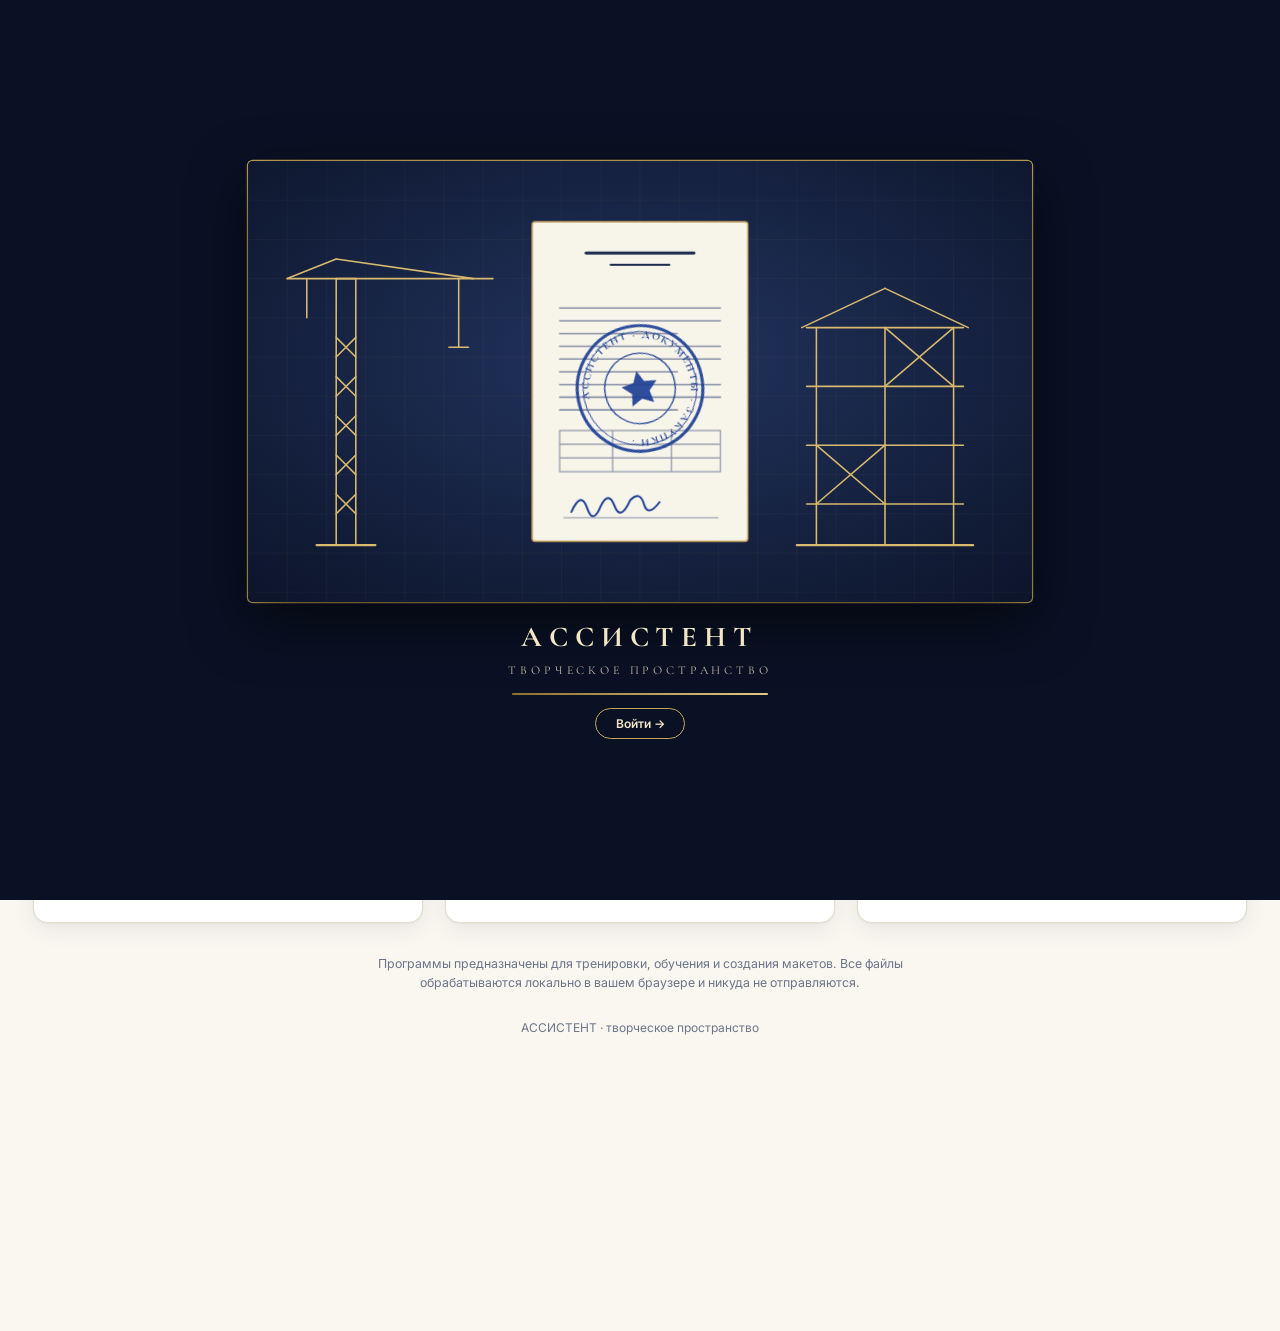
<file: index.html>
<!DOCTYPE html>
<html lang="ru">
<head>
<meta charset="utf-8">
<meta name="color-scheme" content="light only">
<meta name="assistant-version" content="7.1">
<meta name="viewport" content="width=device-width, initial-scale=1">
<title>АССИСТЕНТ творческое пространство</title>
<link rel="preconnect" href="https://fonts.googleapis.com"><link rel="preconnect" href="https://fonts.gstatic.com" crossorigin>
<link href="https://fonts.googleapis.com/css2?family=Cormorant+Garamond:wght@500;600;700&family=Inter:wght@400;500;600;700&subset=cyrillic&display=swap" rel="stylesheet">
<link rel="stylesheet" href="assets/css/theme.css?v=7.1">
<link rel="stylesheet" href="assets/css/portal.css?v=7.1">
</head>
<body>
<header class="topbar"><span class="brand"><span class="mark">А</span><span><b>АССИСТЕНТ</b><small>творческое пространство</small></span></span><span class="training">Тренировочный режим · v7.1</span></header>
<section class="hero">
  <div class="mark">А</div>
  <h1>АССИСТЕНТ</h1>
  <div class="tagline">творческое пространство</div>
  <div class="rule"></div>
  <p>Тренировочная студия для создания макетов и обучения. Выберите программу, с которой хотите работать.</p>
</section>
<main class="choose">
  <a class="tile" href="stamp.html">
    <span class="no">ПРОГРАММА I</span>
    <h2>Stamp Studio</h2>
    <p>Редактор изображений оттисков: очистка фона, удаление отдельных цветов, подготовка PNG точного размера.</p>
    <ul><li>Автоочистка скана или фото</li><li>Многостраничные PDF и ручная рабочая зона</li><li>Ручная доводка: уточнение края, маска, ластик (размер — колесом мыши)</li></ul>
    <span class="go">Открыть программу →</span>
  </a>
  <a class="tile" href="docs.html">
    <span class="no">ПРОГРАММА II</span>
    <h2>Автозаполнение документов</h2>
    <p>Заполнение заявок, анкет, договоров и спецификаций по реквизитам Заказчика и Участника / Исполнителя.</p>
    <ul><li>Два окна реквизитов: Заказчик и Исполнитель</li><li>Договоры: стороны, «в лице», счета, подписи</li><li>Спецификации: суммы, ИТОГО, НДС</li></ul>
    <span class="go">Открыть программу →</span>
  </a>
  <a class="tile" href="analysis.html">
    <span class="no">ПРОГРАММА III</span>
    <h2>Анализ документации</h2>
    <p>Разбор закупочной и тендерной документации: что входит в заявку, какие требования к участнику, где лежат формы.</p>
    <ul><li>Состав заявки и требования к участнику — с полной цитатой</li><li>Word, Excel и PDF, один или несколько файлов</li><li>Формы вырезаются в отдельные файлы Word со сносками</li><li>Скачивание по одной форме или архивом</li></ul>
    <span class="go">Открыть программу →</span>
  </a>
</main>
<p class="note">Программы предназначены для тренировки, обучения и создания макетов. Все файлы обрабатываются локально в вашем браузере и никуда не отправляются.</p>
<footer>АССИСТЕНТ · творческое пространство</footer>
<script src="assets/js/zoom.js?v=7.1"></script>
<script src="assets/js/tips.js?v=7.1"></script>
<script src="assets/js/splash.js?v=7.1"></script>
</body>
</html>
</file>
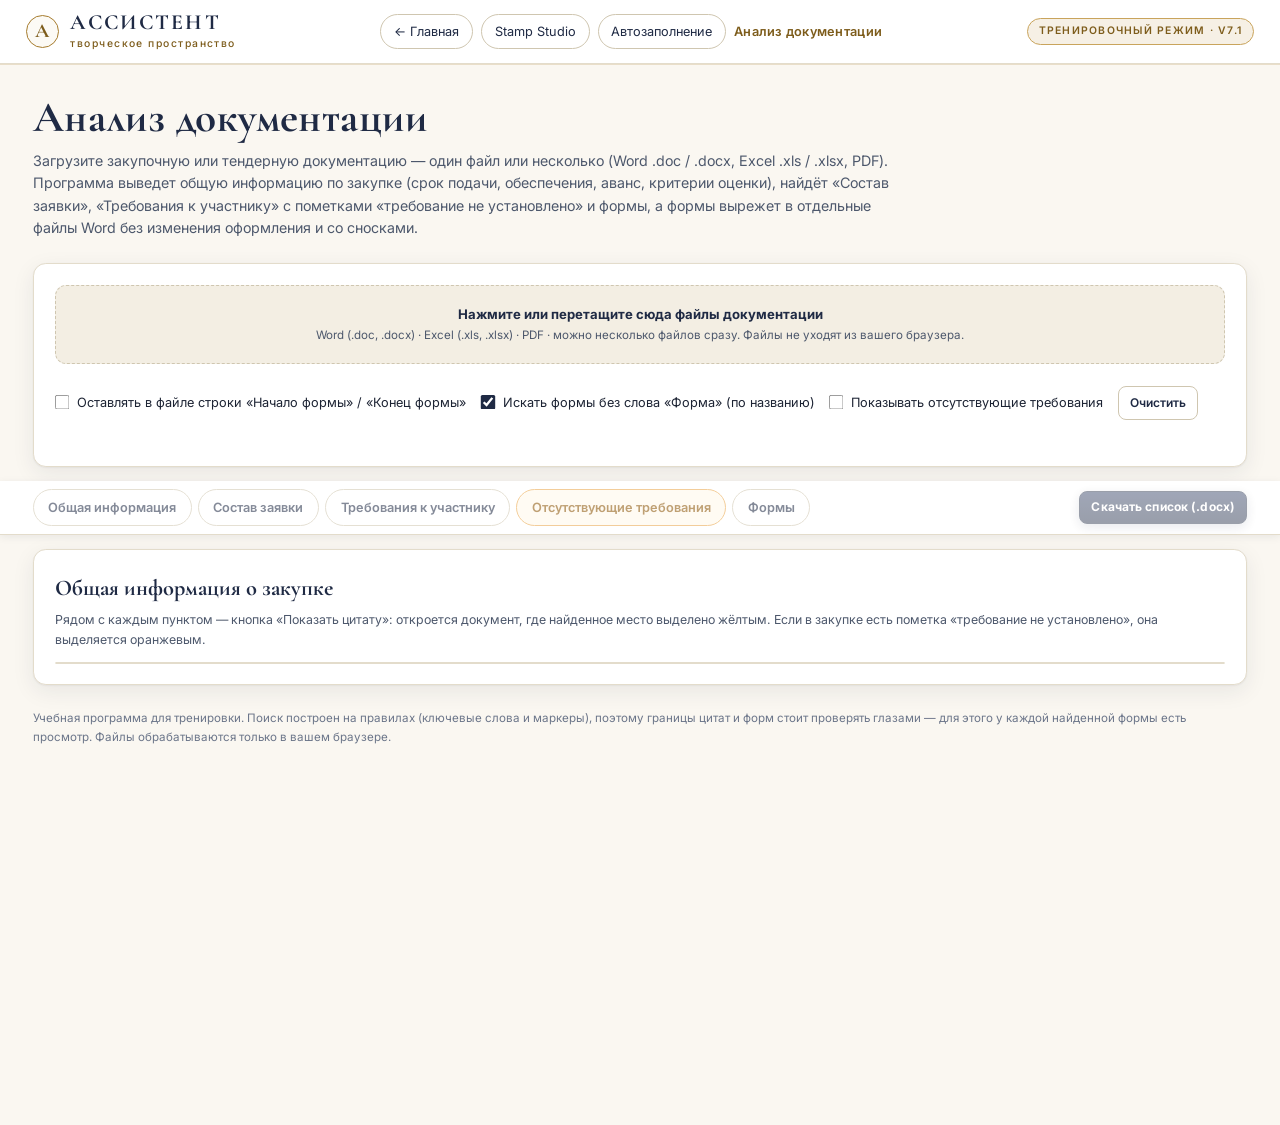
<file: analysis.html>
<!DOCTYPE html>
<html lang="ru">
<head>
<meta charset="utf-8">
<meta name="color-scheme" content="light only">
<meta name="assistant-version" content="7.1">
<meta name="viewport" content="width=device-width, initial-scale=1">
<title>Анализ документации — АССИСТЕНТ творческое пространство</title>
<link rel="preconnect" href="https://fonts.googleapis.com"><link rel="preconnect" href="https://fonts.gstatic.com" crossorigin>
<link href="https://fonts.googleapis.com/css2?family=Cormorant+Garamond:wght@500;600;700&family=Inter:wght@400;500;600;700&subset=cyrillic&display=swap" rel="stylesheet">
<link rel="stylesheet" href="assets/css/theme.css?v=7.1">
<link rel="stylesheet" href="assets/css/docs.css?v=7.1">
<link rel="stylesheet" href="assets/css/analysis.css?v=7.1">
</head>
<body>
<header class="topbar">
  <a class="brand" href="index.html"><span class="mark">А</span><span><b>АССИСТЕНТ</b><small>творческое пространство</small></span></a>
  <div class="crumbs"><a href="index.html">← Главная</a><a href="stamp.html">Stamp Studio</a><a href="docs.html">Автозаполнение</a><span class="here">Анализ документации</span></div>
  <span class="training">Тренировочный режим · v7.1</span>
</header>

<main class="wrap">
  <div class="page-head">
    <h1>Анализ документации</h1>
    <p>Загрузите закупочную или тендерную документацию — один файл или несколько (Word .doc / .docx, Excel .xls / .xlsx, PDF). Программа выведет общую информацию по закупке (срок подачи, обеспечения, аванс, критерии оценки), найдёт «Состав заявки», «Требования к участнику» с пометками «требование не установлено» и формы, а формы вырежет в отдельные файлы Word без изменения оформления и со сносками.</p>
  </div>

  <section class="card an-load">
    <label class="drop" id="anDrop" data-tip="Перетащите сюда файлы документации или нажмите на поле — откроется выбор. Можно выбрать сразу несколько файлов.">
      <input type="file" id="anFile" multiple accept=".doc,.docx,.xls,.xlsx,.pdf,.txt" hidden>
      <b>Нажмите или перетащите сюда файлы документации</b>
      <small>Word (.doc, .docx) · Excel (.xls, .xlsx) · PDF · можно несколько файлов сразу. Файлы не уходят из вашего браузера.</small>
    </label>
    <ul class="files" id="anFiles"></ul>
    <div class="row an-opts">
      <label class="chk" data-tip="Если галочка стоит, в вырезанный файл попадут служебные строки «Начало формы» / «Конец формы». Обычно они не нужны."><input type="checkbox" id="optDelims"> Оставлять в файле строки «Начало формы» / «Конец формы»</label>
      <label class="chk" data-tip="Находить форму и тогда, когда в документе нет слова «Форма», а есть только крупное название («ЗАЯВКА НА УЧАСТИЕ», «АНКЕТА» и т. п.) и подпись с М.П."><input type="checkbox" id="optTitles" checked> Искать формы без слова «Форма» (по названию)</label>
      <label class="chk" data-tip="Показать отдельным списком все требования, у которых в закупке стоит пометка «Требование не установлено», «требование отсутствует» или «не установлено»."><input type="checkbox" id="optMissing"> Показывать отсутствующие требования</label>
      <button class="btn small ghost" id="anClear" type="button" data-tip="Убрать все загруженные файлы и результаты. Ваши данные в других программах не затрагиваются.">Очистить</button>
    </div>
    <div class="status" id="anStatus"></div>
  </section>

  <nav class="an-tabs" id="anTabs" aria-label="Блоки анализа">
    <div class="an-tabs-in">
      <button type="button" class="an-tab on" data-tab="sum"><span class="t">Общая информация</span></button>
      <button type="button" class="an-tab" data-tab="comp"><span class="t">Состав заявки</span><span class="c" id="tcComp"></span></button>
      <button type="button" class="an-tab" data-tab="req"><span class="t">Требования к участнику</span><span class="c" id="tcReq"></span></button>
      <button type="button" class="an-tab" data-tab="miss" id="tabMiss" hidden><span class="t">Отсутствующие требования</span><span class="c" id="tcMiss"></span></button>
      <button type="button" class="an-tab" data-tab="forms"><span class="t">Формы</span><span class="c" id="tcForms"></span></button>
    </div>
    <button class="btn small primary" id="dlSummary" type="button" data-tip="Скачать общую информацию по закупке (срок подачи, обеспечения, аванс, критерии, требования, список форм) одним документом Word.">Скачать список (.docx)</button>
  </nav>

  <div class="an-res" id="anRes" hidden>
    <section class="card an-pane" id="secSum" data-pane="sum">
      <h2>Общая информация о закупке</h2>
      <div class="sub">Рядом с каждым пунктом — кнопка «Показать цитату»: откроется документ, где найденное место выделено жёлтым. Если в закупке есть пометка «требование не установлено», она выделяется оранжевым.</div>
      <div class="sum-list" id="listSum"></div>
    </section>
    <section class="card an-pane" id="secComp" data-pane="comp" hidden>
      <h2><span class="n">1</span>Состав заявки <span class="cnt" id="cntComp"></span></h2>
      <div class="sub">Разделы и пункты, где перечислены документы, входящие в заявку. Пункты с пометкой «требование не установлено» окрашены оранжевым.</div>
      <div class="an-list" id="listComp"></div>
    </section>
    <section class="card an-pane" id="secReq" data-pane="req" hidden>
      <h2><span class="n">2</span>Требования к участнику <span class="cnt" id="cntReq"></span></h2>
      <div class="sub">Требования к участнику, подрядчику, исполнителю, поставщику, организации и т. п. — раздел целиком и отдельными пунктами. Пункты с пометкой «требование не установлено» окрашены оранжевым.</div>
      <div class="an-list" id="listReq"></div>
    </section>
    <section class="card an-pane" id="secMiss" data-pane="miss" hidden>
      <h2><span class="n">!</span>Отсутствующие требования <span class="cnt" id="cntMiss"></span></h2>
      <div class="sub">Требования, у которых в закупке стоит пометка «Требование не установлено», «требование отсутствует» или «не установлено».</div>
      <div class="an-list" id="listMiss"></div>
    </section>
    <section class="card an-pane" id="secForms" data-pane="forms" hidden>
      <h2><span class="n">3</span>Найденные формы <span class="cnt" id="cntForms"></span></h2>
      <div class="sub">Заявки, технические предложения, анкеты, справки и другие формы. Каждая вырезается в отдельный файл Word: структура, таблицы и сноски остаются как в исходнике.</div>
      <div class="row an-bar" id="formBar" hidden>
        <label class="chk"><input type="checkbox" id="selAll" checked> Выбрать все</label>
        <button class="btn" id="dlSel" type="button" data-tip="Скачать отмеченные формы отдельными файлами Word, один за другим.">Скачать выбранные по отдельности</button>
        <button class="btn primary" id="dlZip" type="button" data-tip="Все отмеченные формы одним архивом .zip.">Скачать архивом (.zip)</button>
      </div>
      <div class="an-list" id="listForms"></div>
    </section>
  </div>

  <footer class="foot">Учебная программа для тренировки. Поиск построен на правилах (ключевые слова и маркеры), поэтому границы цитат и форм стоит проверять глазами — для этого у каждой найденной формы есть просмотр. Файлы обрабатываются только в вашем браузере.</footer>
</main>

<div class="an-modal" id="anModal" hidden>
  <div class="an-box" role="dialog" aria-modal="true">
    <div class="an-mh"><b id="anMT"></b><button class="x" type="button" id="anMX" aria-label="Закрыть">×</button></div>
    <div class="an-mm" id="anMM"></div>
    <div class="an-mb" id="anMB"></div>
    <div class="an-body" id="anBody"></div>
    <div class="an-mf"><button class="btn small" id="anCopy" type="button">Копировать текст</button><button class="btn small primary" id="anOk" type="button">Закрыть</button></div>
  </div>
</div>

<script src="assets/vendor/jszip.min.js?v=7.1"></script>
<script src="assets/vendor/docx-preview.min.js?v=7.1"></script>
<script src="assets/vendor/pdfjs/pdf.min.js?v=7.1"></script>
<script src="assets/vendor/cfb.min.js?v=7.1"></script>
<script src="assets/js/doc97.js?v=7.1"></script>
<script src="assets/js/xls.js?v=7.1"></script>
<script src="assets/js/engine.js?v=7.1"></script>
<script src="assets/js/analysis-core.js?v=7.1"></script>
<script src="assets/js/analysis-extract.js?v=7.1"></script>
<script src="assets/js/zoom.js?v=7.1"></script>
<script src="assets/js/analysis.js?v=7.1"></script>
<script src="assets/js/tips.js?v=7.1"></script>
</body>
</html>
</file>
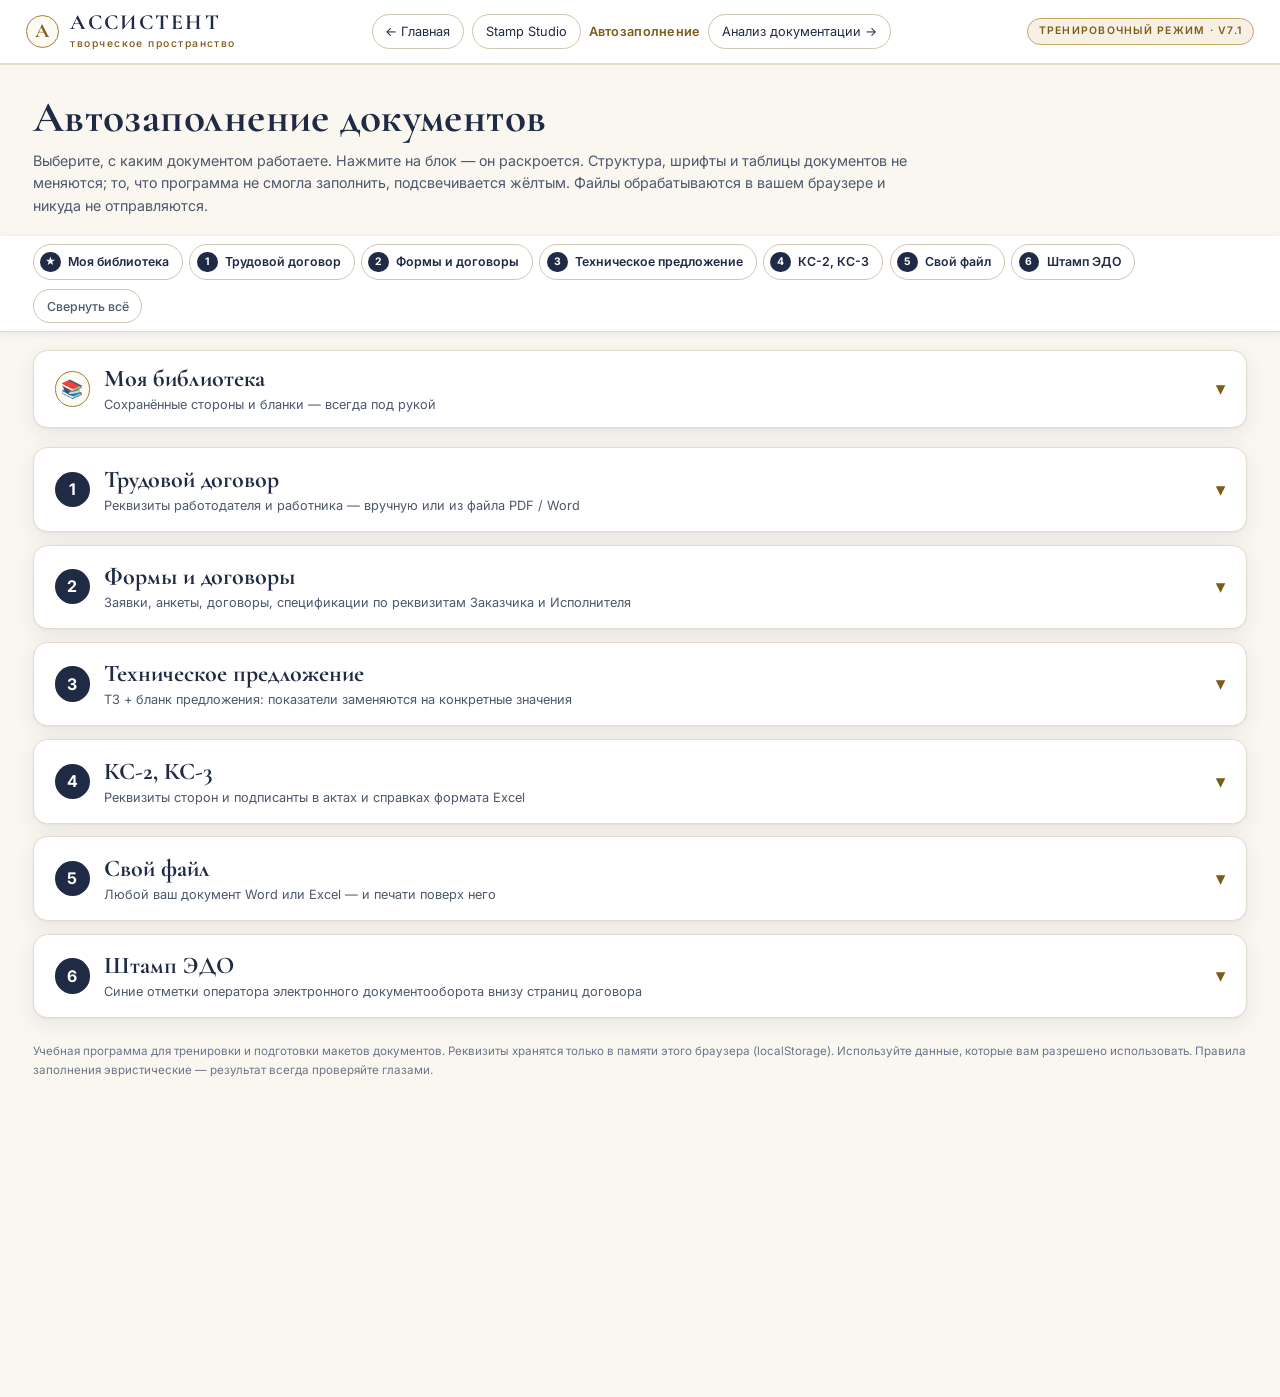
<file: docs.html>
<!DOCTYPE html>
<html lang="ru">
<head>
<meta charset="utf-8">
<meta name="color-scheme" content="light only">
<meta name="assistant-version" content="7.1">
<meta name="viewport" content="width=device-width, initial-scale=1">
<title>Автозаполнение документов — АССИСТЕНТ творческое пространство</title>
<link rel="preconnect" href="https://fonts.googleapis.com"><link rel="preconnect" href="https://fonts.gstatic.com" crossorigin>
<link href="https://fonts.googleapis.com/css2?family=Cormorant+Garamond:wght@500;600;700&family=Inter:wght@400;500;600;700&subset=cyrillic&display=swap" rel="stylesheet">
<link rel="stylesheet" href="assets/css/theme.css?v=7.1">
<link rel="stylesheet" href="assets/css/docs.css?v=7.1">
<link rel="stylesheet" href="assets/css/overlay.css?v=7.1">
</head>
<body>
<header class="topbar">
  <a class="brand" href="index.html"><span class="mark">А</span><span><b>АССИСТЕНТ</b><small>творческое пространство</small></span></a>
  <div class="crumbs"><a href="index.html">← Главная</a><a href="stamp.html">Stamp Studio</a><span class="here">Автозаполнение</span><a href="analysis.html">Анализ документации →</a></div>
  <span class="training">Тренировочный режим · v7.1</span>
</header>

<main class="wrap">
  <div class="page-head">
    <h1>Автозаполнение документов</h1>
    <p>Выберите, с каким документом работаете. Нажмите на блок — он раскроется. Структура, шрифты и таблицы документов не меняются; то, что программа не смогла заполнить, подсвечивается жёлтым. Файлы обрабатываются в вашем браузере и никуда не отправляются.</p>
  </div>

  <section class="lib-panel" id="libPanel">
    <button class="lib-toggle" type="button" aria-expanded="false" data-tip="Ваши сохранённые заказчики, работодатели, работники, подрядчики, участники и свои бланки. Хранится только в этом браузере."><span class="lib-ico">📚</span><span class="blk-t"><b>Моя библиотека</b><small id="libSummary">Сохранённые стороны и бланки — всегда под рукой</small></span><span class="blk-arrow">▾</span></button>
    <div class="lib-body" hidden></div>
  </section>

  <div class="blocks" id="blocks">
    <section class="blk" id="blk-labor" data-block="labor">
      <button class="blk-head" type="button" aria-expanded="false" data-tip="Трудовой договор: введите или загрузите реквизиты работодателя и работника, затем загрузите бланк договора.">
        <span class="blk-n">1</span><span class="blk-t"><b>Трудовой договор</b><small>Реквизиты работодателя и работника — вручную или из файла PDF / Word</small></span><span class="blk-arrow">▾</span></button>
      <div class="blk-body" hidden></div>
    </section>
    <section class="blk" id="blk-forms" data-block="forms">
      <button class="blk-head" type="button" aria-expanded="false" data-tip="Заявки, анкеты, договоры и спецификации: заполняются по реквизитам Заказчика и Исполнителя.">
        <span class="blk-n">2</span><span class="blk-t"><b>Формы и договоры</b><small>Заявки, анкеты, договоры, спецификации по реквизитам Заказчика и Исполнителя</small></span><span class="blk-arrow">▾</span></button>
      <div class="blk-body" hidden></div>
    </section>
    <section class="blk" id="blk-tech" data-block="tech">
      <button class="blk-head" type="button" aria-expanded="false" data-tip="Загрузите техническое задание и бланк предложения: «не менее», «не более» и другие формулировки заменятся на конкретные значения.">
        <span class="blk-n">3</span><span class="blk-t"><b>Техническое предложение</b><small>ТЗ + бланк предложения: показатели заменяются на конкретные значения</small></span><span class="blk-arrow">▾</span></button>
      <div class="blk-body" hidden></div>
    </section>
    <section class="blk" id="blk-ks" data-block="ks">
      <button class="blk-head" type="button" aria-expanded="false" data-tip="КС-2 и КС-3 в Excel: подставляются реквизиты Заказчика (Генподрядчика), Подрядчика (Субподрядчика) и подписантов.">
        <span class="blk-n">4</span><span class="blk-t"><b>КС-2, КС-3</b><small>Реквизиты сторон и подписанты в актах и справках формата Excel</small></span><span class="blk-arrow">▾</span></button>
      <div class="blk-body" hidden></div>
    </section>
    <section class="blk" id="blk-own" data-block="own">
      <button class="blk-head" type="button" aria-expanded="false" data-tip="Загрузите любой свой документ Word или Excel и поставьте на него печати из Stamp Studio.">
        <span class="blk-n">5</span><span class="blk-t"><b>Свой файл</b><small>Любой ваш документ Word или Excel — и печати поверх него</small></span><span class="blk-arrow">▾</span></button>
      <div class="blk-body" hidden></div>
    </section>
    <section class="blk" id="blk-edo" data-block="edo">
      <button class="blk-head" type="button" aria-expanded="false" data-tip="Синий штамп электронного документооборота внизу страниц Word-документа: несколько вариантов на выбор.">
        <span class="blk-n">6</span><span class="blk-t"><b>Штамп ЭДО</b><small>Синие отметки оператора электронного документооборота внизу страниц договора</small></span><span class="blk-arrow">▾</span></button>
      <div class="blk-body" hidden></div>
    </section>
  </div>

  <footer class="foot">Учебная программа для тренировки и подготовки макетов документов. Реквизиты хранятся только в памяти этого браузера (localStorage). Используйте данные, которые вам разрешено использовать. Правила заполнения эвристические — результат всегда проверяйте глазами.</footer>
</main>

<script src="assets/vendor/jszip.min.js?v=7.1"></script>
<script src="assets/vendor/docx-preview.min.js?v=7.1"></script>
<script src="assets/vendor/html2canvas.min.js?v=7.1"></script>
<script src="assets/vendor/pdf-lib.min.js?v=7.1"></script>
<script src="assets/vendor/pdfjs/pdf.min.js?v=7.1"></script>
<script src="assets/vendor/cfb.min.js?v=7.1"></script>
<script src="assets/js/doc97.js?v=7.1"></script>
<script src="assets/js/xls.js?v=7.1"></script>
<script src="assets/js/engine.js?v=7.1"></script>
<script src="assets/js/tech.js?v=7.1"></script>
<script src="assets/js/labor.js?v=7.1"></script>
<script src="assets/js/templates.js?v=7.1"></script>
<script src="assets/js/library.js?v=7.1"></script>
<script src="assets/js/zoom.js?v=7.1"></script>
<script src="assets/js/cache.js?v=7.1"></script>
<script src="assets/js/overlay.js?v=7.1"></script>
<script src="assets/js/edo.js?v=7.1"></script>
<script src="assets/js/docs.js?v=7.1"></script>
<script src="assets/js/docs-ui.js?v=7.1"></script>
<script src="assets/js/tips.js?v=7.1"></script>
</body>
</html>
</file>
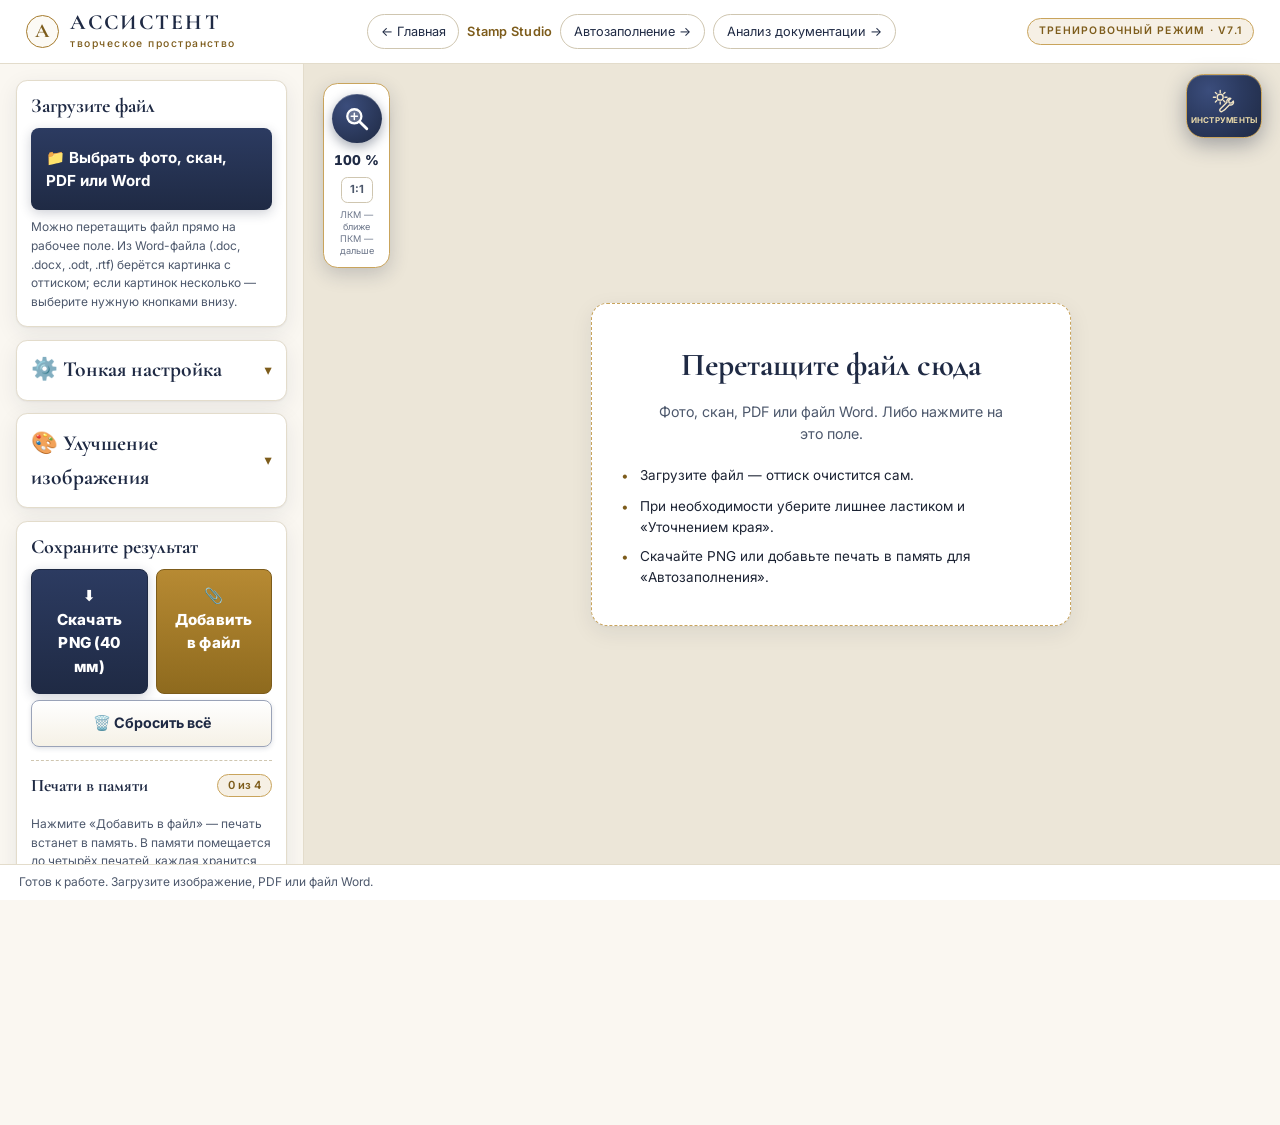
<file: stamp.html>
<!DOCTYPE html>
<html lang="ru">
<head>
<meta charset="UTF-8">
<meta name="color-scheme" content="light only">
<meta name="assistant-version" content="7.1">
<meta name="viewport" content="width=device-width, initial-scale=1.0">
<title>Stamp Studio — АССИСТЕНТ творческое пространство</title>
<link rel="preconnect" href="https://fonts.googleapis.com"><link rel="preconnect" href="https://fonts.gstatic.com" crossorigin>
<link href="https://fonts.googleapis.com/css2?family=Cormorant+Garamond:wght@500;600;700&family=Inter:wght@400;500;600;700&subset=cyrillic&display=swap" rel="stylesheet">
<link rel="stylesheet" href="assets/css/theme.css?v=7.1">
<link rel="stylesheet" href="assets/css/stamp.css?v=7.1">
<link rel="stylesheet" href="assets/css/toolwheel.css?v=7.1">
</head>
<body class="app">
<header class="topbar">
  <a class="brand" href="index.html"><span class="mark">А</span><span><b>АССИСТЕНТ</b><small>творческое пространство</small></span></a>
  <div class="crumbs"><a href="index.html">← Главная</a><span class="here">Stamp Studio</span><a href="docs.html">Автозаполнение →</a><a href="analysis.html">Анализ документации →</a></div>
  <span class="training">Тренировочный режим · v7.1</span>
</header>

<!-- ВЕРХНЯЯ ПАНЕЛЬ ИНСТРУМЕНТОВ -->
<div class="toolbar" role="toolbar" aria-label="Инструменты правки результата">
  <div class="tb-row">
    <button class="btn" id="btnUndo" title="Отменить последнее действие (Ctrl+Z)">↩️ Отмена</button>
    <label class="tb-size" id="tbBrushSize"><span>Кисть</span><input type="range" id="brushSize" min="5" max="180" value="60" aria-label="Размер кисти"><b id="valBrushSize">60 px</b></label>
    <label class="tb-size tb-sens" id="tbSens"><span>Чувствит.</span><input type="range" id="paramSens" min="0" max="100" value="50" aria-label="Чувствительность кисти"><b id="valSens">50</b></label>
    <div class="tb-sep"></div>
    <button class="btn" id="btnAuto" title="Очистить заново">✨ Автоочистка</button>
    <button class="btn" id="btnMagicCursor" title="Уточнение края: внутри круга убирает фон и оставляет только плотный оттиск">🎯 Уточнение края</button>
    <button class="btn" id="btnEraser" title="Ластик: стирает всё под кругом">🧽 Ластик</button>
    <button class="btn" id="btnRestore" title="Вернуть: восстанавливает то, что убрала очистка">🖌️ Вернуть</button>
    <button class="btn" id="btnUniMask" title="Универсальная маска: в месте нажатия возвращает всё, что было убрано (чёрный и серый текст, удалённые цвета, лишние линии) — кроме белого и серого фона">🎭 Универсальная маска</button>
    <button class="btn" id="btnTextMask" title="Маска чёрного текста: возвращает чёрный и серый текст, убранный галочкой, только в месте нажатия">🎭 Маска чёрного текста</button>
    <div class="tb-sep"></div>
    <label class="tb-check" id="tbRemoveText" title="Подходит для цветного оттиска: тёмные надписи вокруг исчезнут. Для чёрного или серого оттиска не включайте."><input type="checkbox" id="removeTextCheck"><span>Убрать чёрный и серый текст</span></label>
    <label class="tb-sub" id="tbTextPower"><span>Сила</span><input type="range" id="paramText" min="0" max="100" value="50" aria-label="Сила лишнего текста"><b id="valText">50</b></label>
    <button class="btn" id="btnMakeRound" title="Если оттиск на фото получился овальным или повёрнутым — программа выровняет его в круг">⭕ Сделать круглым</button>
    <button class="btn" id="btnZone" title="Показать лист целиком и вручную выбрать, где искать печать">🔲 Рабочая зона</button>
  </div>
  <div class="tb-hint" id="toolHint">Выберите инструмент, затем проведите по <b>правому</b> изображению (результату).</div>
</div>

<div class="main-container">
  <aside class="sidebar">
    <section class="step">
      <div class="step-head"><span class="step-title">Загрузите файл</span></div>
      <div class="upload-wrapper">
        <label class="upload-label" id="uploadLabel"><span>📁 Выбрать фото, скан, PDF или Word</span>
          <input type="file" id="fileInput" accept="image/*,application/pdf,.pdf,.doc,.docx,.docm,.dotx,.dotm,.odt,.rtf"></label>
      </div>
      <div class="hint">Можно перетащить файл прямо на рабочее поле. Из Word-файла (.doc, .docx, .odt, .rtf) берётся картинка с оттиском; если картинок несколько — выберите нужную кнопками внизу.</div>
    </section>

    <details class="manual" id="manualBox">
      <summary>⚙️ Тонкая настройка</summary>
      <div class="manual-body">
        <div class="panel-section">
          <div class="panel-section-title">Поиск оттиска</div>
          <div class="control-group"><label class="checkbox-label"><input type="checkbox" id="autoCropCheck" checked><span>Автоматически находить и вырезать оттиск</span></label></div>
          <div class="control-group"><label class="checkbox-label"><input type="checkbox" id="autoRoundCheck"><span>Автоматически выравнивать перекошенный оттиск</span></label></div>
          <div class="control-group"><label class="checkbox-label"><input type="checkbox" id="clipCheck" checked><span>Оставлять только область оттиска</span></label></div>
          <div class="hint">Отключите первый и третий пункты, если оттиск не круглый. Выравнивание перекошенного оттиска по умолчанию выключено: включите его, если оттиск сфотографирован под углом, или нажмите «Сделать оттиск круглым» на верхней панели.</div>
        </div>
        <div class="panel-section">
          <div class="panel-section-title">Фон и чёткость</div>
          <div class="control-group"><label><span>Что считать фоном (порог)</span><span id="val1">40</span></label><input type="range" id="paramBrightness" min="0" max="100" value="40"></div>
          <div class="control-group"><label><span>Чувствительность к цвету</span><span id="val2">35</span></label><input type="range" id="paramChroma" min="0" max="100" value="35"></div>
          <div class="control-group"><label><span>Убрать блики и тени</span><span id="val3">85</span></label><input type="range" id="paramShadows" min="0" max="100" value="85"></div>
          <div class="control-group"><label><span>Сглаживание краёв</span><span id="val4">0</span></label><input type="range" id="paramSmoothing" min="0" max="10" value="0"></div>
          <div class="hint">Больше порог — меньше мусора, но бледные линии могут пропасть. Бледные цветные линии помогает сохранить «чувствительность к цвету».</div>
        </div>
        <div class="panel-section">
          <div class="panel-section-title">Убрать цвет</div>
          <div class="sub-title">Быстрый выбор</div>
          <div class="chips" id="presetChips">
            <button class="chip" data-preset="black">Чёрный</button><button class="chip" data-preset="gray">Серый</button>
            <button class="chip" data-preset="red">Красный</button><button class="chip" data-preset="orange">Жёлто-оранжевый</button>
            <button class="chip" data-preset="green">Зелёный</button><button class="chip" data-preset="cyan">Голубой</button>
            <button class="chip" data-preset="blue">Синий</button><button class="chip" data-preset="violet">Фиолетовый</button>
          </div>
          <div class="sub-title">Точный выбор</div>
          <button class="btn" id="btnPick" style="width:100%;margin-bottom:10px">💧 Пипетка — указать цвет на картинке</button>
          <div class="control-group"><label><span>Допуск оттенка</span><span id="valPick">25</span></label><input type="range" id="paramPick" min="5" max="70" value="25"></div>
          <div class="chips" id="pickChips"></div>
        </div>
      </div>
    </details>

    <details class="manual" id="enhBox">
      <summary>🎨 Улучшение изображения</summary>
      <div class="manual-body">
        <div class="hint" style="margin-bottom:12px">Для фото и сканов со слабым разрешением: настройте — оттиск пересчитается сразу. «Авто» подставит умеренные значения.</div>
        <div class="enh-btns"><button class="btn small" id="enhAuto" type="button" title="Умеренное улучшение: контраст, резкость, увеличение разрешения">✨ Авто</button><button class="btn small ghost" id="enhReset" type="button">↺ Сбросить</button></div>
        <div class="control-group"><label><span>Яркость</span><span id="enhBrightV">0</span></label><input type="range" id="enhBright" min="-100" max="100" value="0"></div>
        <div class="control-group"><label><span>Контраст</span><span id="enhContrastV">0</span></label><input type="range" id="enhContrast" min="-100" max="100" value="0"></div>
        <div class="control-group"><label><span>Насыщенность</span><span id="enhSatV">0</span></label><input type="range" id="enhSat" min="-100" max="100" value="0"></div>
        <div class="control-group"><label><span>Осветлить тени</span><span id="enhShadowV">0</span></label><input type="range" id="enhShadow" min="0" max="100" value="0"></div>
        <div class="control-group"><label><span>Шумоподавление</span><span id="enhDenoiseV">0</span></label><input type="range" id="enhDenoise" min="0" max="10" value="0"></div>
        <div class="control-group"><label><span>Резкость</span><span id="enhSharpV">0</span></label><input type="range" id="enhSharp" min="0" max="300" value="0"></div>
        <div class="control-group"><label><span>Резкость краёв</span><span id="enhEdgeV">0</span></label><input type="range" id="enhEdge" min="0" max="300" value="0"></div>
        <div class="control-group"><label class="checkbox-label"><input type="checkbox" id="enhUp"><span>Повысить разрешение (увеличить до 2,5 раз)</span></label></div>
        <div class="hint">Резкость подчёркивает мелкие детали, «резкость краёв» усиливает только границы линий и букв. Шумоподавление уберёт зернистость слабых фото.</div>
      </div>
    </details>

    <section class="step">
      <div class="step-head"><span class="step-title">Сохраните результат</span></div>
      <div class="dl-row"><button class="btn-main" id="btnDownload">⬇️ Скачать PNG (40 мм)</button>
      <button class="btn-main alt" id="btnAddToFile">📎 Добавить в файл</button></div>
      <button class="btn" id="btnReset" style="width:100%;margin-top:8px">🗑️ Сбросить всё</button>
      <div class="mem" id="memBox">
        <div class="mem-head"><b>Печати в памяти</b><span id="memCount">0 из 4</span></div>
        <div class="mem-list" id="memList"></div>
        <div class="hint" id="memHint">Нажмите «Добавить в файл» — печать встанет в память. В памяти помещается до четырёх печатей, каждая хранится 30 минут или до скачивания файла, на который её поставили.</div>
        <button class="btn small ghost" id="memClear" type="button" style="width:100%;margin-top:8px" hidden>Забыть все печати</button>
      </div>
    </section>

    <div class="legal">Учебная программа для макетов и тренировки. Используйте только собственные или вымышленные изображения, а также те, которые вам разрешено использовать. Не предназначена для подделки документов.</div>
  </aside>

  <main class="workspace">
   <div class="ws-scroll" id="wsScroll">
    <div class="zoom-rail" id="zoomRail" role="group" aria-label="Увеличение рабочей области">
      <button type="button" class="zr-lupa" id="btnLupa" title="Лупа: левая кнопка мыши — приблизить, правая — отдалить, средняя — вернуть 100 %"><svg viewBox="0 0 48 48" width="34" height="34" aria-hidden="true"><circle cx="20" cy="20" r="12.5" fill="#fff" fill-opacity=".25" stroke="currentColor" stroke-width="4"/><path d="M29.5 29.5 42 42" stroke="currentColor" stroke-width="5" stroke-linecap="round"/><path d="M14.5 20h11M20 14.5v11" stroke="currentColor" stroke-width="2.6" stroke-linecap="round"/></svg></button>
      <div class="zr-level" id="zoomLevel">100 %</div>
      <button type="button" class="zr-reset" id="btnZoomReset" title="Вернуть 100 %">1:1</button>
      <div class="zr-hint">ЛКМ — ближе<br>ПКМ — дальше</div>
    </div>
    <div class="drop-zone-box" id="dropZone">
      <h2>Перетащите файл сюда</h2>
      <p>Фото, скан, PDF или файл Word. Либо нажмите на это поле.</p>
      <div class="howto">
        <div><i>•</i><span>Загрузите файл — оттиск очистится сам.</span></div>
        <div><i>•</i><span>При необходимости уберите лишнее ластиком и «Уточнением края».</span></div>
        <div><i>•</i><span>Скачайте PNG или добавьте печать в память для «Автозаполнения».</span></div>
      </div>
    </div>
    <div class="panes" id="panes">
      <figure class="pane">
        <figcaption><span>Исходный вид</span></figcaption>
        <div class="canvas-container src-view" id="origContainer"><canvas id="origCanvas"></canvas><div id="brushCursor2"></div></div>
      </figure>
      <figure class="pane">
        <figcaption><span>Результат</span>
          <span class="bgswitch" id="bgSwitch"><button data-bg="checker" class="on">Шашечка</button><button data-bg="white">Белый</button><button data-bg="dark">Тёмный</button></span>
        </figcaption>
        <div class="canvas-container bg-checker" id="canvasContainer"><canvas id="mainCanvas"></canvas><div id="brushCursor"></div></div>
      </figure>
    </div>
   </div>
    <div class="zone-panel" id="zonePanel" hidden>
      <div class="zone-head">
        <b>Рабочая зона на листе</b>
        <span class="zone-hint">Тяните рамку мышью, за углы меняйте размер, <b>колесом мыши</b> — масштаб рамки. Программа ищет печать только внутри рамки.</span>
        <button class="btn primary small" id="zoneApply" type="button">✔ Применить</button>
        <button class="btn small" id="zoneAuto" type="button">✨ Найти автоматически</button>
        <button class="btn small ghost" id="zoneClose" type="button">Закрыть</button>
      </div>
      <div class="zone-stage" id="zoneStage"><div class="zone-wrap" id="zoneWrap"><canvas id="zoneCanvas"></canvas><div class="zone-rect" id="zoneRect"><i data-h="nw"></i><i data-h="ne"></i><i data-h="sw"></i><i data-h="se"></i></div></div></div>
    </div>
    <nav class="page-bar" id="pageBar" hidden aria-label="Страницы файла"><span class="pb-label" id="pbLabel">Страница, на которой искать печать:</span><span class="pb-btns" id="pageBtns"></span></nav>
  </main>
</div>

<div class="status-bar" id="statusBar"><span>Готов к работе</span><span id="fileName"></span></div>
<script src="assets/vendor/jszip.min.js?v=7.1"></script>
<script src="assets/vendor/cfb.min.js?v=7.1"></script>
<script src="assets/js/doc97.js?v=7.1"></script>
<script src="assets/js/zoom.js?v=7.1"></script>
<script src="assets/js/cache.js?v=7.1"></script>
<script src="assets/js/stamp.js?v=7.1"></script>
<script src="assets/js/toolwheel.js?v=7.1"></script>
<script src="assets/js/stamp-ui.js?v=7.1"></script>
<script src="assets/js/tips.js?v=7.1"></script>
</body>
</html>
</file>
<file: assets/css/theme.css>
/* АССИСТЕНТ · творческое пространство — светлая тема: слоновая кость, глубокий синий, золото */
:root{
  color-scheme:light;
  --bg:#faf7f1; --bg-2:#f3eee3; --panel:#ffffff; --panel-2:#fcfaf5; --panel-3:#f1ece0;
  --line:#e3dccb; --line-2:#cfc6b0;
  --text:#1c2333; --muted:#4d586c; --faint:#6b7589;
  --navy:#1f2a44; --navy-2:#2c3b61;
  --gold:#a67c2e; --gold-2:#7d5c1b; --gold-d:#c9a45c; --gold-bg:rgba(201,164,92,.16);
  --ok:#1d7351; --warn:#8a6410; --err:#b0382c;
  --serif:'Cormorant Garamond','Playfair Display',Georgia,'Times New Roman',serif;
  --sans:'Inter','Segoe UI',system-ui,-apple-system,Roboto,Arial,sans-serif;
  --r:10px;
  --shadow:0 1px 2px rgba(31,42,68,.06),0 8px 28px rgba(31,42,68,.08);
  --z:.8; /* масштаб всего сайта: 80 % от прежнего размера */
}
html{zoom:var(--z);background:var(--bg);min-height:100%}
@supports not (zoom:1){:root{--z:1}}
*,*::before,*::after{box-sizing:border-box;margin:0;padding:0}
html{color-scheme:light}
body{background:var(--bg);color:var(--text);font-family:var(--sans);font-size:17px;line-height:1.55;-webkit-font-smoothing:antialiased}
a{color:var(--navy-2);text-decoration:none}
button,input,select,textarea{font:inherit;color:inherit}
:focus-visible{outline:3px solid var(--gold-d);outline-offset:2px}

/* шапка */
.topbar{display:flex;align-items:center;justify-content:space-between;gap:18px;padding:14px 32px;background:#fff;border-bottom:1px solid var(--line);box-shadow:0 1px 0 rgba(166,124,46,.25)}
.brand{display:flex;align-items:center;gap:14px;color:var(--text)}
.brand .mark{width:42px;height:42px;border:1.5px solid var(--gold);border-radius:50%;display:grid;place-items:center;font-family:var(--serif);font-size:25px;color:var(--gold-2);font-weight:700;background:var(--panel-2)}
.brand b{font-family:var(--serif);font-size:27px;letter-spacing:.1em;font-weight:700;color:var(--navy);line-height:1.1;display:block}
.brand small{display:block;font-size:13px;letter-spacing:.14em;text-transform:lowercase;color:var(--gold-2);margin-top:1px;font-weight:500}
.crumbs{display:flex;align-items:center;gap:10px;font-size:16px;color:var(--muted);flex-wrap:wrap}
.crumbs a{color:var(--navy);border:1px solid var(--line-2);padding:8px 16px;border-radius:999px;transition:.15s;background:#fff}
.crumbs a:hover{border-color:var(--gold);background:var(--gold-bg)}
.crumbs .here{color:var(--gold-2);font-weight:600;letter-spacing:.02em}
.training{font-size:13px;letter-spacing:.12em;text-transform:uppercase;color:var(--gold-2);border:1px solid var(--gold-d);padding:5px 14px;border-radius:999px;background:var(--gold-bg);font-weight:600}

/* кнопки */
.btn{display:inline-flex;align-items:center;justify-content:center;gap:8px;background:#fff;border:1.5px solid var(--line-2);color:var(--navy);padding:11px 18px;border-radius:var(--r);cursor:pointer;font-weight:600;font-size:16px;transition:.15s;white-space:nowrap;box-shadow:0 1px 2px rgba(31,42,68,.05)}
.btn:hover{border-color:var(--gold);background:var(--gold-bg)}
.btn:disabled{opacity:.45;cursor:not-allowed}
.btn.primary,.btn-main{background:linear-gradient(180deg,var(--navy-2),var(--navy));border:1.5px solid var(--navy);color:#fff;font-weight:700;letter-spacing:.01em;box-shadow:0 4px 14px rgba(31,42,68,.22)}
.btn.primary:hover,.btn-main:hover{background:linear-gradient(180deg,#38497a,var(--navy-2));border-color:var(--navy-2)}
.btn-main{display:flex;width:100%;padding:15px;border-radius:var(--r);cursor:pointer;font-size:17px;justify-content:center}
.btn.ghost{background:transparent;box-shadow:none}
.btn.small{padding:8px 14px;font-size:15px}
.tool-active{border-color:var(--gold)!important;background:var(--gold-bg)!important;color:var(--gold-2)!important;box-shadow:inset 0 0 0 1px var(--gold-d)!important}

.hint{font-size:15px;color:var(--muted);line-height:1.55}
.sr{position:absolute;width:1px;height:1px;overflow:hidden;clip:rect(0 0 0 0)}

/* всплывающие памятки */
.tip-pop{position:fixed;z-index:9999;background:#fffdf7;color:var(--text);border:1.5px solid var(--gold);border-radius:10px;padding:12px 16px;font-size:15.5px;line-height:1.5;box-shadow:0 12px 32px rgba(31,42,68,.35);pointer-events:none;font-weight:500}
.tip-pop[hidden]{display:none}
</file>
<file: assets/css/portal.css>
body{min-height:calc(100vh / var(--z));display:flex;flex-direction:column;background:radial-gradient(1100px 520px at 50% -8%,#fff 0,var(--bg) 70%)}
.hero{text-align:center;padding:72px 24px 30px}
.hero .mark{width:84px;height:84px;margin:0 auto 26px;border:1.5px solid var(--gold);border-radius:50%;display:grid;place-items:center;font-family:var(--serif);font-size:50px;font-weight:700;color:var(--gold-2);background:#fff;box-shadow:0 0 0 8px rgba(201,164,92,.14),var(--shadow)}
.hero h1{font-family:var(--serif);font-size:clamp(46px,8vw,92px);font-weight:700;letter-spacing:.1em;line-height:1;color:var(--navy)}
.hero .tagline{font-family:var(--serif);font-size:clamp(24px,3.4vw,38px);font-style:italic;font-weight:600;color:var(--gold-2);letter-spacing:.06em;margin-top:12px}
.hero .rule{width:120px;height:2px;background:linear-gradient(90deg,transparent,var(--gold),transparent);margin:26px auto}
.hero p{color:var(--muted);max-width:720px;margin:0 auto;font-size:20px}
.choose{max-width:none;margin:34px 0 0;padding:0 clamp(24px,3.2vw,72px);display:grid;grid-template-columns:repeat(3,1fr);gap:28px;width:100%}
.tile{display:flex;flex-direction:column;gap:16px;background:#fff;border:1px solid var(--line);border-radius:18px;padding:36px;color:var(--text);transition:.2s;position:relative;overflow:hidden;box-shadow:var(--shadow)}
.tile::after{content:'';position:absolute;inset:0 0 auto 0;height:4px;background:linear-gradient(90deg,var(--gold-d),var(--gold),var(--gold-d))}
.tile:hover{border-color:var(--gold);transform:translateY(-4px);box-shadow:0 18px 48px rgba(31,42,68,.16)}
.tile .no{font-family:var(--serif);color:var(--gold-2);font-size:19px;letter-spacing:.2em;font-weight:700}
.tile h2{font-family:var(--serif);font-size:42px;font-weight:700;line-height:1.1;color:var(--navy)}
.tile p{color:var(--muted);font-size:18px}
.tile ul{list-style:none;color:var(--text);font-size:17px;display:grid;gap:9px}
.tile li::before{content:'◆';color:var(--gold);font-size:11px;margin-right:12px;vertical-align:2px}
.tile .go{margin-top:auto;padding-top:12px;color:var(--navy);font-weight:700;font-size:18px;letter-spacing:.02em}
.note{max-width:820px;margin:38px auto 0;text-align:center;color:var(--faint);font-size:15.5px;padding:0 24px}
footer{margin-top:auto;padding:34px 24px;text-align:center;color:var(--faint);font-size:15px}
@media(max-width:1100px){.choose{grid-template-columns:1fr 1fr}}
@media(max-width:760px){.choose{grid-template-columns:1fr}.hero{padding-top:44px}.topbar{padding:12px 16px}}

/* ---------- заставка: чертёж, договор, печать ---------- */
body.splash-on{overflow:hidden}
.splash{position:fixed;inset:0;z-index:9999;background:#0a1124;display:flex;flex-direction:column;align-items:center;justify-content:center;gap:16px;cursor:pointer;animation:spIn .8s ease both;transition:opacity .7s ease}
.splash.out{opacity:0;pointer-events:none}
.splash-art{width:min(92vw,980px);aspect-ratio:16/9;border-radius:6px;overflow:hidden;box-shadow:0 24px 70px rgba(0,0,0,.6),0 0 0 1.5px #c8a45a}
.splash-art svg{width:100%;height:100%;display:block}
.splash-title{text-align:center;color:#f4e7c6;font-family:'Cormorant Garamond',serif;opacity:0;animation:spUp 1.2s ease 3.4s forwards}
.splash-title b{display:block;font-size:36px;letter-spacing:.24em}.splash-title small{font-size:15px;letter-spacing:.32em;text-transform:uppercase;opacity:.8}
.splash-bar{width:min(320px,60vw);height:2px;background:rgba(200,164,90,.25);overflow:hidden;border-radius:2px}
.splash-bar i{display:block;height:100%;width:100%;background:linear-gradient(90deg,#8e6f2f,#e3c783);transform:scaleX(0);transform-origin:left;animation:spBar 6.6s linear .3s forwards}
.splash-go{opacity:0;border:1.5px solid #c8a45a;background:transparent;color:#f4e7c6;font:600 15px Inter,sans-serif;padding:9px 24px;border-radius:999px;cursor:pointer;animation:spUp 1s ease 4.6s forwards}
.splash-go:hover{background:#c8a45a;color:#1c2a4d}
.sp-d{stroke-dasharray:1;stroke-dashoffset:1;animation:spDraw 1.1s ease forwards}
.sp-bp .sp-d{animation-duration:1.5s}
.sp-doc{opacity:0;transform-box:fill-box;transform-origin:center;animation:spDoc 1s ease .6s forwards}
.sp-tbl{opacity:0;animation:spFade .8s ease 2.5s forwards}
.sp-sign{animation-delay:3.6s!important;animation-duration:1.2s!important}
.sp-seal{opacity:0;transform-box:fill-box;transform-origin:center;animation:spSeal .55s cubic-bezier(.3,1.4,.5,1) 3.0s forwards}
.sp-ping{opacity:0;transform-box:fill-box;transform-origin:center;animation:spPing 1s ease-out 3.45s forwards}
@keyframes spIn{from{opacity:0}to{opacity:1}}
@keyframes spUp{from{opacity:0;transform:translateY(10px)}to{opacity:1;transform:none}}
@keyframes spDraw{to{stroke-dashoffset:0}}
@keyframes spDoc{from{opacity:0;transform:translateY(24px) scale(.97)}to{opacity:1;transform:none}}
@keyframes spFade{to{opacity:1}}
@keyframes spSeal{0%{opacity:0;transform:scale(2.1) rotate(10deg)}70%{opacity:1}100%{opacity:1;transform:scale(1) rotate(0)}}
@keyframes spPing{0%{opacity:.9;transform:scale(1)}100%{opacity:0;transform:scale(1.7)}}
@keyframes spBar{to{transform:scaleX(1)}}
@media (prefers-reduced-motion:reduce){.splash *{animation-duration:.01s!important;animation-delay:0s!important}}
</file>
<file: assets/css/docs.css>
.wrap{width:100%;max-width:none;margin:0;padding:0 clamp(24px,3.2vw,72px)}
.page-head{padding:38px 0 8px}
.page-head h1{font-family:var(--serif);font-size:54px;font-weight:700;letter-spacing:.01em;color:var(--navy);line-height:1.1}
.page-head p{color:var(--muted);max-width:1100px;margin-top:10px;font-size:18px}
.cols{display:grid;grid-template-columns:1fr 1fr;gap:24px;margin-top:22px}
.card{background:var(--panel);border:1px solid var(--line);border-radius:16px;padding:26px;box-shadow:var(--shadow)}
.card h2{font-family:var(--serif);font-size:28px;flex-wrap:wrap;font-weight:700;display:flex;align-items:center;gap:14px;margin-bottom:6px;color:var(--navy)}
.card h2 .n{width:36px;height:36px;border:1.5px solid var(--gold);border-radius:50%;display:grid;place-items:center;font-size:20px;color:var(--gold-2);flex-shrink:0;font-family:var(--sans);font-weight:700}
.card .sub{color:var(--muted);font-size:15.5px;margin-bottom:16px}
.party{position:relative}
.party::before{content:'';position:absolute;left:0;top:22px;bottom:22px;width:5px;border-radius:0 4px 4px 0;background:var(--gold)}
.party.customer::before{background:#6b83b0}
.badge-role{white-space:nowrap;font-size:13px;letter-spacing:.1em;text-transform:uppercase;border:1px solid var(--line-2);border-radius:999px;padding:4px 14px;color:var(--muted);margin-left:auto;font-family:var(--sans);font-weight:600}
.drop{border:2px dashed var(--line-2);border-radius:14px;padding:22px;text-align:center;color:var(--muted);cursor:pointer;background:var(--bg-2);transition:.15s;font-size:16.5px}
.drop:hover,.drop.over{border-color:var(--gold);background:var(--gold-bg);color:var(--text)}
.drop b{color:var(--navy)}.drop small{display:block;margin-top:4px;font-size:14.5px}
.row{display:flex;gap:10px;flex-wrap:wrap;margin-top:12px;align-items:center}
details.paste{margin-top:12px}details.paste>summary{cursor:pointer;color:var(--navy-2);font-size:16px;font-weight:600}
textarea{width:100%;margin-top:8px;background:#fff;border:1.5px solid var(--line-2);border-radius:10px;padding:12px;resize:vertical;min-height:130px;font-size:16px}
.status{font-size:15.5px;margin-top:10px;min-height:22px;color:var(--muted)}.status.ok{color:var(--ok)}.status.err{color:var(--err)}
.grid{display:grid;grid-template-columns:1fr 1fr;gap:14px 16px;margin-top:16px}
.grid label{font-size:14.5px;color:var(--muted);display:flex;flex-direction:column;gap:5px;font-weight:500}
.grid label.wide{grid-column:1/-1}
.grid .grp{grid-column:1/-1;font-size:13.5px;letter-spacing:.14em;text-transform:uppercase;color:var(--gold-2);border-top:1px dashed var(--line-2);padding-top:12px;margin-top:6px;font-weight:700}
.grid .grp:first-child{border:0;padding-top:0;margin-top:0}
input[type=text],input[type=date],input[type=number],select{background:#fff;border:1.5px solid var(--line-2);border-radius:9px;padding:10px 12px;color:var(--text);width:100%;font-size:16.5px}
input:focus,select:focus,textarea:focus{border-color:var(--gold);outline:3px solid rgba(201,164,92,.28);outline-offset:0}
.grid input.auto{border-style:dashed}
.settings{display:grid;grid-template-columns:repeat(4,1fr);gap:14px 16px;margin-top:8px}
.settings label{font-size:15px;color:var(--muted);display:flex;flex-direction:column;gap:5px}
.settings .check{flex-direction:row;color:var(--text);font-size:16.5px;grid-column:span 2}
.settings h3{grid-column:1/-1;font-size:13.5px;letter-spacing:.14em;text-transform:uppercase;color:var(--gold-2);font-weight:700;border-top:1px dashed var(--line-2);padding-top:14px;margin-top:6px}
.settings h3:first-child{border:0;padding-top:0;margin-top:0}
.files{list-style:none;margin-top:14px;display:flex;flex-direction:column;gap:10px}
.files li{display:flex;gap:12px;align-items:center;flex-wrap:wrap;background:var(--panel-2);border:1px solid var(--line);border-radius:10px;padding:11px 15px;font-size:16px}
.files .name{flex:1 1 220px;overflow:hidden;text-overflow:ellipsis;white-space:nowrap}
.files select{width:auto}.files .x{background:none;border:0;color:var(--muted);font-size:26px;cursor:pointer;line-height:1}
.files .x:hover{color:var(--err)}
.files li.res{flex-direction:column;align-items:stretch}.files .line{display:flex;gap:12px;align-items:center;flex-wrap:wrap}
.pill{font-size:14px;border-radius:999px;padding:3px 13px;border:1px solid;font-weight:600;background:#fff}
.pill.ok{color:var(--ok);border-color:#8cc4ab;background:#eef8f3}.pill.hl{color:var(--warn);border-color:#d9bf7b;background:#fbf4de}.pill.err{color:var(--err);border-color:#e0a59d;background:#fcefed}
.res details{font-size:15.5px;color:var(--muted)}.res summary{cursor:pointer;color:var(--navy-2);font-weight:600}
.res ul{margin:10px 0 0 22px}.res li{border:0;padding:0;display:list-item;background:none}
.res mark{background:#f4df4a;color:#222;padding:0 4px;border-radius:3px}
.tag{font-size:13px;border:1px solid var(--line-2);border-radius:5px;padding:0 7px;margin-right:6px;color:var(--muted)}
.tag.c{color:#3e5a91;border-color:#b3c1de}.tag.e{color:var(--gold-2);border-color:var(--gold-d)}
.guide{margin:22px 0;display:grid;grid-template-columns:repeat(3,1fr);gap:16px}
.guide div{background:var(--panel);border:1px solid var(--line);border-radius:14px;padding:16px 18px;font-size:16px;color:var(--muted)}
.guide b{display:block;color:var(--navy);font-family:var(--serif);font-size:23px;font-weight:700}
footer.foot{padding:30px 0 48px;color:var(--faint);font-size:14.5px;line-height:1.6}
@media(max-width:980px){.cols{grid-template-columns:1fr}.settings{grid-template-columns:1fr 1fr}.guide{grid-template-columns:1fr}.topbar{flex-wrap:wrap}}
@media(max-width:560px){.wrap{padding:0 16px}.grid{grid-template-columns:1fr}.page-head h1{font-size:38px}}
.settings .check{align-items:flex-start}.settings .check input{width:20px;height:20px;flex-shrink:0;margin-top:3px;accent-color:var(--navy)}
/* ---- блоки ---- */
.blocks{display:grid;gap:16px;margin-top:24px}
.blk{border:1px solid var(--line);border-radius:18px;background:var(--panel);overflow:visible;box-shadow:var(--shadow)}
.blk.open{border-color:var(--gold);box-shadow:0 0 0 1px var(--gold-d),var(--shadow)}
.blk-head{width:100%;display:flex;align-items:center;gap:18px;padding:22px 26px;background:none;border:0;border-radius:18px;color:var(--text);cursor:pointer;text-align:left;font:inherit}
.blk-head:hover{background:var(--gold-bg)}
.blk-n{width:44px;height:44px;border-radius:50%;background:var(--navy);color:#fff;display:grid;place-items:center;font-weight:700;font-size:20px;flex-shrink:0}
.blk-t{flex:1;font-family:var(--serif);font-size:30px;font-weight:700;color:var(--navy);line-height:1.2}
.blk-t small{display:block;font-family:var(--sans);font-size:16px;font-weight:400;color:var(--muted);margin-top:4px}
.blk-arrow{transition:transform .2s;color:var(--gold-2);font-size:24px}
.blk.open .blk-arrow{transform:rotate(180deg)}
.blk-body{padding:6px 26px 28px}
.blk-body[hidden]{display:none}
.hl-bar{display:flex;align-items:center;gap:12px;margin:10px 0 6px;padding:15px 20px;border:2px solid #e3c92b;border-radius:12px;background:#fdf6cc;font-weight:600;color:var(--text);cursor:pointer;font-size:17px}
.hl-bar input{width:24px;height:24px;accent-color:var(--navy);flex-shrink:0}
.blk-body .rules{margin-top:14px;font-size:15.5px;color:var(--muted);line-height:1.6}
@media(max-width:800px){.cols,.guide{grid-template-columns:1fr}.settings{grid-template-columns:1fr 1fr}.blk-t{font-size:24px}.blk-head{padding:16px}}

/* пометка «документы в памяти» */
.blk-mem{font-family:var(--sans);display:inline-block;margin-top:6px;font-size:13.5px;font-weight:600;color:var(--ok);border:1px solid #8cc4ab;background:#eef8f3;border-radius:999px;padding:2px 12px}
.blk-mem[hidden]{display:none}
.res-mem{margin:-4px 0 10px;color:var(--ok);font-weight:500}

/* поля реквизитов: свёрнуты по умолчанию */
details.req-fields{margin-top:16px;border:1px solid var(--line);border-radius:12px;background:var(--panel-2)}
details.req-fields>summary{cursor:pointer;padding:13px 18px;font-weight:600;color:var(--navy-2);font-size:16.5px;display:flex;gap:10px;align-items:center;flex-wrap:wrap;list-style:none}
details.req-fields>summary::-webkit-details-marker{display:none}
details.req-fields>summary::before{content:'▸';color:var(--gold-2);transition:transform .15s;font-size:17px}
details.req-fields[open]>summary::before{transform:rotate(90deg)}
details.req-fields>summary .cnt{margin-left:auto;font-weight:500;font-size:14.5px;color:var(--muted)}
details.req-fields>summary .cnt.ok{color:var(--ok)}
details.req-fields .grid{margin:0;padding:4px 18px 20px}

/* взять данные из другого трудового договора */
details.take{margin-top:12px}
details.take>summary{cursor:pointer;color:var(--navy-2);font-size:16px;font-weight:600}
details.take .take-body{margin-top:10px;padding:14px 16px;border:1px dashed var(--line-2);border-radius:12px;background:var(--bg-2);font-size:15.5px;color:var(--muted)}
details.take .take-list{display:flex;flex-wrap:wrap;gap:8px;margin-top:10px}
details.take .take-list:empty{display:none}

/* готовые бланки */
.tpl-head{margin:20px 0 4px;font-family:var(--serif);font-size:22px;font-weight:700;color:var(--navy)}
.tpl-sub{color:var(--muted);font-size:15.5px;margin-bottom:10px}
.tpl-grid{display:grid;grid-template-columns:repeat(auto-fill,minmax(250px,1fr));gap:12px}
.tpl{border:1px solid var(--line);border-radius:12px;background:#fff;padding:14px 16px;display:flex;flex-direction:column;gap:6px}
.tpl b{color:var(--navy);font-size:16.5px;line-height:1.3}
.tpl span{color:var(--muted);font-size:14.5px;line-height:1.45;flex:1}
.tpl .row{margin-top:6px}
.tpl.in{border-color:#8cc4ab;background:#f6fbf8}
.files .tag.b{color:#2f7a5a;border-color:#8cc4ab;background:#eef8f3}
.rep-note{font-size:14.5px;color:var(--muted);margin-top:8px;line-height:1.5}

/* блок «Свой файл» */
.ov-hero{border-top:0;margin-top:14px;padding:26px;border:2px dashed var(--line-2);border-radius:16px;background:var(--bg-2);transition:.15s}
.ov-hero.over{border-color:var(--gold);background:var(--gold-bg)}
.ov-hero .ov-head b{font-size:30px}

/* список «Мои …» в окне реквизитов */
.lib-row{display:flex;gap:8px;flex-wrap:wrap;align-items:center;margin:0 0 14px;padding:10px 12px;border:1px solid var(--line);border-radius:12px;background:var(--panel-2)}
.lib-row .lib-sel{flex:1 1 220px;width:auto;min-width:180px;padding:8px 10px;font-size:15.5px}
.lib-row .btn[disabled]{opacity:.45;cursor:default}

/* Моя библиотека */
.lib-panel{margin-top:22px;border:1px solid var(--line);border-radius:18px;background:var(--panel);box-shadow:var(--shadow)}
.lib-panel.open{border-color:var(--gold);box-shadow:0 0 0 1px var(--gold-d),var(--shadow)}
.lib-toggle{width:100%;display:flex;align-items:center;gap:18px;padding:18px 26px;background:none;border:0;border-radius:18px;color:var(--text);cursor:pointer;text-align:left;font:inherit}
.lib-toggle:hover{background:var(--gold-bg)}
.lib-ico{width:44px;height:44px;border-radius:50%;border:1.5px solid var(--gold);display:grid;place-items:center;font-size:22px;background:var(--panel-2);flex-shrink:0}
.lib-panel.open .blk-arrow{transform:rotate(180deg)}
.lib-body{padding:4px 26px 24px}.lib-body[hidden]{display:none}
.lib-grid{display:grid;grid-template-columns:repeat(auto-fill,minmax(300px,1fr));gap:14px;margin:14px 0}
.lib-card{border:1px solid var(--line);border-radius:12px;background:#fff;padding:14px 16px}
.lib-card h3{font-family:var(--serif);font-size:20px;color:var(--navy);margin-bottom:8px}
.lib-item{display:flex;gap:8px;align-items:center;padding:6px 0;border-top:1px dashed var(--line);font-size:15px}
.lib-item:first-of-type{border-top:0}
.lib-item .name{flex:1;overflow:hidden;text-overflow:ellipsis;white-space:nowrap}
.lib-item .x{background:none;border:0;color:var(--muted);font-size:22px;cursor:pointer;line-height:1}.lib-item .x:hover{color:var(--err)}

/* ---------- Штамп ЭДО ---------- */
.edo{display:flex;flex-direction:column;gap:14px}
.edo-vars{display:grid;grid-template-columns:repeat(auto-fit,minmax(220px,1fr));gap:10px}
.edo-var{text-align:left;border:1.5px solid var(--line-2);background:#fff;border-radius:var(--r);padding:12px 14px;cursor:pointer;display:flex;flex-direction:column;gap:4px;font:inherit;color:var(--navy)}
.edo-var i{display:block;width:34px;height:14px;border:2px solid;border-radius:2px}
.edo-var small{color:var(--muted);font-size:13px;line-height:1.35}
.edo-var:hover{border-color:var(--gold);background:var(--gold-bg)}
.edo-var.on{border-color:var(--gold);background:var(--gold-bg);box-shadow:0 0 0 2px var(--gold-bg)}
.edo-grid{display:grid;grid-template-columns:repeat(auto-fit,minmax(260px,1fr));gap:14px}
.edo-col{display:flex;flex-direction:column;gap:8px}.edo-col h4{margin:0;font-size:15px;color:var(--navy)}
.edo-col label{display:flex;flex-direction:column;gap:3px;font-size:13px;color:var(--muted)}
.edo-col input{padding:8px 10px;border:1.5px solid var(--line-2);border-radius:var(--r);font:inherit;font-size:15px}
.edo-opts{display:flex;flex-direction:column;gap:6px}
.edo-prev-h{font-size:13px;letter-spacing:.1em;text-transform:uppercase;color:var(--faint);font-weight:600}
.edo-prev{background:#fff;border:1px dashed var(--line-2);border-radius:var(--r);padding:16px;overflow-x:auto}
.edo-msg{min-height:20px;color:var(--muted);font-size:15px}.edo-note{font-size:13px;color:var(--faint)}
.edo .pv{border:1.5px solid;font-family:Arial,sans-serif;font-size:11px;line-height:1.35;padding:6px 8px}
.pv-r{width:260px;margin-left:auto}
.pv-t .pv-th{display:flex;justify-content:space-between;gap:10px;border-bottom:1px solid;padding-bottom:3px;margin-bottom:3px}
.pv-t .pv-tr{display:grid;grid-template-columns:90px 1fr 140px 150px;gap:8px;padding:2px 0}
.pv-k .pv-id{text-align:right;font-size:10px}.pv-k .pv-title{font-size:18px;margin:4px 0 10px}
.pv-k .pv-kr{display:grid;grid-template-columns:110px 1.5fr 1fr 1fr;gap:8px;border-top:1px solid;padding:6px 0}

/* ЭДО: окно предпросмотра готового документа */
.edo-modal{position:fixed;inset:0;background:rgba(15,23,42,.55);z-index:9999;display:flex;align-items:center;justify-content:center;padding:2vh 2vw}
.edo-modal-box{background:#e9ecf1;border-radius:12px;width:min(1000px,96vw);height:94vh;display:flex;flex-direction:column;overflow:hidden;box-shadow:0 20px 60px rgba(0,0,0,.4)}
.edo-modal-head{display:flex;align-items:center;gap:12px;padding:10px 16px;background:#fff;border-bottom:1px solid var(--line-2,#ddd)}
.edo-modal-head b{flex:0 1 auto;font-size:16px;overflow:hidden;text-overflow:ellipsis;white-space:nowrap}.edo-modal-head span{flex:1;color:var(--muted,#667);font-size:13px}
.edo-modal-body{flex:1;overflow:auto;padding:14px}
.edo-modal-body .docx-wrapper{background:transparent!important;padding:0!important}
.edo-modal-body .docx-wrapper>section.docx{margin:0 auto 14px!important;box-shadow:0 2px 10px rgba(0,0,0,.25)}
.edo-view{font-weight:600}

/* ---- навигация по блокам (Автозаполнение) ---- */
.pnav{position:sticky;top:0;z-index:60;margin:16px calc(-1 * clamp(24px,3.2vw,72px)) 0;padding:10px clamp(24px,3.2vw,72px);background:rgba(255,255,255,.96);backdrop-filter:blur(6px);border-bottom:1px solid var(--line);box-shadow:0 2px 10px rgba(31,42,68,.08);display:flex;gap:12px;align-items:center;justify-content:space-between;flex-wrap:wrap}
.pnav-in{display:flex;gap:8px;flex-wrap:wrap}
.pnav-b{display:inline-flex;align-items:center;gap:9px;background:#fff;border:1.5px solid var(--line-2);border-radius:999px;padding:8px 16px 8px 8px;font:inherit;font-size:15.5px;font-weight:600;color:var(--navy);cursor:pointer;transition:.15s}
.pnav-b:hover{border-color:var(--gold);background:var(--gold-bg)}
.pnav-b .pn-n{width:26px;height:26px;border-radius:50%;background:var(--navy);color:#fff;display:grid;place-items:center;font-size:13px;font-weight:700}
.pnav-b.on{border-color:var(--gold);background:var(--gold-bg);box-shadow:inset 0 0 0 1px var(--gold-d);color:var(--gold-2)}
.pnav-b.on .pn-n{background:var(--gold-2)}
.pnav-fold{padding:8px 16px;font-weight:500;color:var(--muted)}
</file>
<file: assets/css/analysis.css>
/* Анализ документации */
.an-load{margin-top:22px}
.an-opts{margin-top:14px;gap:18px}
.chk{display:inline-flex;align-items:center;gap:9px;font-size:16px;color:var(--text);cursor:pointer}
.chk input{width:19px;height:19px;accent-color:var(--navy)}
.an-res{display:grid;gap:22px;margin-top:22px}
.cnt{font-family:var(--sans);font-size:14px;font-weight:600;color:var(--muted);border:1px solid var(--line-2);border-radius:999px;padding:3px 14px;margin-left:auto}
.cnt.has{color:var(--ok);border-color:#8cc4ab;background:#eef8f3}
.an-list{display:grid;gap:10px;margin-top:6px}
.an-empty{color:var(--faint);font-size:16px;padding:10px 2px}
.an-item{display:flex;gap:14px;align-items:flex-start;flex-wrap:wrap;background:var(--panel-2);border:1px solid var(--line);border-radius:12px;padding:14px 16px}
.an-item .info{flex:1 1 380px;min-width:0}
.an-item .ttl{font-weight:600;color:var(--navy);font-size:16.5px;overflow-wrap:anywhere}
.an-item .meta{display:flex;flex-wrap:wrap;gap:6px;margin-top:6px;font-size:13.5px;color:var(--muted)}
.an-item .snip{color:var(--muted);font-size:15px;margin-top:6px;overflow-wrap:anywhere;display:-webkit-box;-webkit-line-clamp:2;-webkit-box-orient:vertical;overflow:hidden}
.an-item .acts{display:flex;gap:8px;flex-wrap:wrap;align-items:center}
.an-item.form{align-items:center}
.an-item.form input[type=checkbox]{width:20px;height:20px;accent-color:var(--navy);flex-shrink:0}
.warn-note{font-size:14px;color:var(--warn);margin-top:6px}
.an-modal{position:fixed;inset:0;background:rgba(20,27,44,.55);display:grid;place-items:center;z-index:1000;padding:20px}
.an-modal[hidden]{display:none}
.an-box{background:#fff;border-radius:16px;box-shadow:0 20px 70px rgba(0,0,0,.35);width:min(1100px,100%);max-height:calc(100vh / var(--z) - 40px);display:flex;flex-direction:column;overflow:hidden}
.an-mh{display:flex;align-items:center;gap:14px;padding:16px 22px;border-bottom:1px solid var(--line)}
.an-mh b{flex:1;font-family:var(--serif);font-size:25px;color:var(--navy);line-height:1.2}
.an-mh .x{background:none;border:0;font-size:32px;line-height:1;color:var(--muted);cursor:pointer}
.an-mh .x:hover{color:var(--err)}
.an-mm{padding:8px 22px 0;color:var(--muted);font-size:14.5px}
.an-mb{padding:0 22px;color:var(--warn);font-size:14.5px}
.an-body{padding:14px 22px;overflow:auto;flex:1;min-height:120px;font-size:16.5px;line-height:1.6}
.an-body .ql{margin:0 0 8px;overflow-wrap:anywhere}
.an-body .ql:first-child{font-weight:700;color:var(--navy)}
.an-body .qr{display:grid;gap:0;border:1px solid var(--line-2);border-bottom:0;margin:6px 0}
.an-body .qr>div{display:grid;grid-auto-flow:column;grid-auto-columns:1fr;border-bottom:1px solid var(--line-2)}
.an-body .qr span{padding:6px 10px;border-left:1px solid var(--line-2);font-size:15px;overflow-wrap:anywhere}
.an-body .qr span:first-child{border-left:0}
.an-body mark{background:#f4df4a;padding:0 3px;border-radius:3px}
.an-body.docv{background:#e9e6df;padding:10px}
.an-mf{display:flex;gap:10px;justify-content:flex-end;padding:14px 22px;border-top:1px solid var(--line)}
@media(max-width:700px){.an-item .acts{width:100%}}
#anDrop{display:block}
.an-mf [hidden]{display:none}

/* предпросмотр всего файла: цитата подсвечена жёлтым */
.an-body .ql.qhit{background:#fff200;color:#222;padding:2px 6px;border-radius:3px;box-shadow:0 0 0 2px #ffe600;font-weight:400}
.an-body.docv .docx-wrapper{background:#e8ecf3}
.an-body .an-first-hit{outline:3px solid #ff9f00;outline-offset:2px}

/* ---- навигация по блокам анализа (вместо плавающего меню «Инструменты») ---- */
.an-tabs{position:sticky;top:0;z-index:60;margin:18px calc(-1 * clamp(24px,3.2vw,72px)) 0;padding:10px clamp(24px,3.2vw,72px);background:rgba(255,255,255,.96);backdrop-filter:blur(6px);border-bottom:1px solid var(--line);box-shadow:0 2px 10px rgba(31,42,68,.08);display:flex;gap:14px;align-items:center;justify-content:space-between;flex-wrap:wrap}
.an-tabs[hidden]{display:none}
.an-tabs-in{display:flex;gap:8px;flex-wrap:wrap}
.an-tab{display:inline-flex;align-items:center;gap:9px;background:#fff;border:1.5px solid var(--line-2);border-radius:999px;padding:9px 18px;font:inherit;font-size:16px;font-weight:600;color:var(--navy);cursor:pointer;transition:.15s}
.an-tab:hover{border-color:var(--gold);background:var(--gold-bg)}
.an-tab.on{background:var(--navy);border-color:var(--navy);color:#fff}
.an-tab .c{font-size:13px;font-weight:700;min-width:22px;text-align:center;padding:1px 7px;border-radius:999px;background:rgba(31,42,68,.1)}
.an-tab.on .c{background:rgba(255,255,255,.22)}
.an-tab .c:empty{display:none}
#tabMiss{border-color:#e9a547;color:#8a5200;background:#fff7ea}
#tabMiss.on{background:#d98a1f;border-color:#d98a1f;color:#fff}
.an-pane[hidden]{display:none}
.an-res{margin-top:18px}

/* ---- общая информация ---- */
.sum-list{display:grid;gap:0;border:1px solid var(--line);border-radius:14px;overflow:hidden;background:#fff}
.sum-row{display:grid;grid-template-columns:minmax(220px,300px) 1fr auto;gap:18px;align-items:center;padding:16px 20px;border-top:1px solid var(--line)}
.sum-row:first-child{border-top:0}
.sum-row:nth-child(even){background:var(--panel-2)}
.sum-k{font-weight:700;color:var(--navy);font-size:17px;display:flex;gap:12px;align-items:flex-start}
.sum-k .sn{flex:0 0 28px;height:28px;border:1.5px solid var(--gold);border-radius:50%;display:grid;place-items:center;font-size:14px;color:var(--gold-2)}
.sum-v{font-size:17px;line-height:1.5;overflow-wrap:anywhere}
.sum-a{display:flex;gap:8px;flex-wrap:wrap;justify-content:flex-end}
.v-ok{font-weight:700;color:var(--navy)}
.v-none{font-weight:700;color:#8a5200;background:#ffe7bd;border-radius:6px;padding:1px 8px}
.v-nf{color:var(--faint);font-style:italic}
.v-note{font-size:14px;color:var(--muted);margin-top:4px}
.v-forms div{padding:2px 0;border-bottom:1px dotted var(--line-2)}.v-forms div:last-child{border:0}
.flag-row{display:flex;gap:10px;align-items:center;flex-wrap:wrap;margin-top:10px}
.flag{display:inline-block;background:#d62828;color:#fff;font-weight:800;letter-spacing:.01em;padding:7px 14px;border-radius:8px;font-size:16.5px;box-shadow:0 0 0 3px rgba(214,40,40,.18)}
@media(max-width:860px){.sum-row{grid-template-columns:1fr}.sum-a{justify-content:flex-start}}

/* ---- «требование не установлено» ---- */
.tag.miss{color:#8a5200;border-color:#e9a547;background:#ffe7bd;font-weight:600}
.miss-c{color:#8a5200;font-weight:700}
.an-item.miss{background:#fff7ea;border-color:#efc27a;border-left:5px solid #e9a547}
.pts{flex:1 1 100%;margin-top:10px}
.pts>summary{cursor:pointer;font-weight:600;color:var(--navy-2);font-size:15px}
.pts-in{margin-top:8px;max-height:380px;overflow:auto;display:grid;gap:4px;padding-right:4px}
.pt{display:flex;gap:10px;align-items:baseline;flex-wrap:wrap;padding:6px 10px;border-radius:8px;background:#fff;border:1px solid var(--line);font-size:15px;line-height:1.45}
.pt .pn{color:var(--gold-2);min-width:34px}
.pt .pt-t{flex:1 1 280px;overflow-wrap:anywhere}
.pt.head{background:var(--panel-2);font-weight:600}
.pt.miss{background:#fff1dc;border-color:#efc27a;border-left:4px solid #e9a547;color:#6b4300}
.an-item .info{flex:1 1 380px}
.an-body .ql.qmiss{background:#ffb454;color:#222;padding:2px 6px;border-radius:3px;box-shadow:0 0 0 2px #e9a547;font-weight:400}
.an-body .an-first-hit{outline:3px solid #ff9f00;outline-offset:2px}

/* v7.1: вкладки видны всегда; предупреждение о старом кэше */
.an-tab.idle{opacity:.55}
.an-tab.idle:hover{opacity:.85}
#dlSummary:disabled{opacity:.45;cursor:not-allowed}
.ver-warn{background:#fff3cd;border-bottom:2px solid #d98a1f;color:#5c3b00;padding:12px 24px;font-size:16px;text-align:center;position:sticky;top:0;z-index:200}
</file>
<file: assets/css/overlay.css>
/* наложение печати и предпросмотр */
.ov-box{margin-top:26px;border-top:1px dashed var(--line-2);padding-top:20px}
.ov-head{display:flex;align-items:center;gap:14px;flex-wrap:wrap;margin-bottom:12px}
.ov-head b{font-family:var(--serif);font-size:27px;font-weight:700;color:var(--navy)}
.ov-cache{font-size:14.5px;border:1px solid var(--line-2);border-radius:999px;padding:4px 14px;color:var(--muted);background:#fff;font-weight:600}
.ov-cache.on{color:var(--ok);border-color:#8cc4ab;background:#eef8f3}.ov-cache.off{color:var(--warn);border-color:#d9bf7b;background:#fbf4de}
.ov-row{display:flex;gap:10px;flex-wrap:wrap;align-items:center}
.ov-row select{flex:1 1 280px;width:auto;min-width:200px}
.ov-up{cursor:pointer}
.ov-msg{margin-top:10px;min-height:22px}.ov-msg.ok{color:var(--ok)}.ov-msg.err{color:var(--err)}
.ov-stage{margin-top:14px}
.ov-tools{display:flex;gap:14px;align-items:center;justify-content:space-between;flex-wrap:wrap;margin-bottom:10px}
.ov-view{background:#e8e2d4;border:1px solid var(--line-2);border-radius:12px;padding:18px;max-height:calc(75vh / var(--z));overflow:auto;cursor:crosshair}
.ov-view .docx-wrapper{background:transparent!important;padding:0!important;align-items:center}
.ov-view section.docx{position:relative;margin:0 auto 16px!important;background:#fff;color:#000;box-shadow:0 2px 14px rgba(31,42,68,.22)}
.xl-sheet{position:relative;background:#fff;color:#000;margin:0 auto 16px;max-width:max-content;box-shadow:0 2px 14px rgba(31,42,68,.22);padding:0 0 4px}
.xl-title{background:#efe9d8;color:#333;font-size:14px;padding:5px 12px;font-weight:600}
.xl-holder{position:relative;width:max-content;background:#fff}
.xl-table{border-collapse:collapse;table-layout:fixed;font:14px/1.2 Calibri,Arial,sans-serif;color:#000}
.xl-table td{padding:0 3px;overflow:hidden;white-space:nowrap;border:1px solid #e3e3e3;box-sizing:border-box;color:#000}
.stamp-mark{position:absolute;z-index:20;pointer-events:none;outline:1px dashed rgba(166,124,46,.45)}
.stamp-mark img{width:100%;height:100%;display:block;pointer-events:none;user-select:none}
/* значки управления печатью: сама печать пропускает щелчки сквозь себя — так печати можно класть друг на друга */
.stamp-mark .x,.stamp-mark .mv{position:absolute;top:-12px;width:26px;height:26px;border-radius:50%;border:1px solid #888;background:#fff;color:#900;font-size:17px;line-height:22px;cursor:pointer;padding:0;pointer-events:auto;text-align:center;box-shadow:0 1px 4px rgba(0,0,0,.25);opacity:.9;z-index:2}
.stamp-mark .x{right:-12px}
.stamp-mark .mv{left:-12px;color:var(--navy);cursor:move;touch-action:none;user-select:none;font-size:16px}
.stamp-mark .x:hover,.stamp-mark .mv:hover{opacity:1;border-color:var(--gold)}
.stamp-ghost{position:absolute;z-index:19;opacity:.45;pointer-events:none;display:none}
.capturing .x,.capturing .mv,.capturing .stamp-ghost{display:none!important}
.capturing .stamp-mark{outline:0}
.ov-actions{display:flex;gap:12px;flex-wrap:wrap;margin-top:14px}
.ov-offscreen{position:fixed;left:-30000px;top:0;width:1400px;background:#fff}

/* миниатюры сохранённых печатей: Печать 1…4 */
.ov-thumbs{display:inline-flex;gap:8px;flex-wrap:wrap;align-items:center}.ov-thumbs[hidden]{display:none}
.ov-thumb{display:inline-flex;align-items:center;gap:8px;background:#fff;border:1.5px solid var(--line-2);border-radius:10px;padding:4px 12px 4px 4px;cursor:pointer;font-weight:600;font-size:15px;color:var(--navy);transition:.15s}
.ov-thumb img{width:38px;height:38px;object-fit:contain;border-radius:6px;background:repeating-conic-gradient(#e9e4d6 0 25%,#fff 0 50%) 0 0/10px 10px;border:1px solid var(--line)}
.ov-thumb:hover{border-color:var(--gold);background:var(--gold-bg)}
.ov-thumb.on{border-color:var(--gold);background:var(--gold-bg);box-shadow:inset 0 0 0 1px var(--gold-d);color:var(--gold-2)}

/* правка текста в предпросмотре */
.ov-editbar{display:flex;gap:10px;flex-wrap:wrap;align-items:center;margin-bottom:10px}
.ov-edit-hint{flex:1 1 260px}
.ov-view.editing{cursor:text;box-shadow:inset 0 0 0 2px var(--gold-d)}
.ov-view.editing section.docx article p:hover,.ov-view.editing td[data-r]:hover{outline:1px dashed var(--gold)}
.ov-view [contenteditable="true"]:focus{outline:2px solid var(--gold-d);outline-offset:1px;background-color:rgba(255,253,225,.55)}
.ov-view [contenteditable="true"]{caret-color:#1f2a44}
</file>
<file: assets/css/stamp.css>
body.app{display:flex;flex-direction:column;height:calc(100vh / var(--z));overflow:hidden}
.main-container{display:flex;flex:1;overflow:hidden;min-height:0}
.sidebar{width:clamp(380px,24vw,520px);background:var(--bg);border-right:1px solid var(--line);display:flex;flex-direction:column;padding:20px;gap:16px;overflow-y:auto;flex-shrink:0}
.sidebar::-webkit-scrollbar{width:10px}.sidebar::-webkit-scrollbar-thumb{background:var(--line-2);border-radius:5px}

.step{background:var(--panel);border:1px solid var(--line);border-radius:14px;padding:18px;box-shadow:var(--shadow)}
.step-head{display:flex;align-items:center;gap:12px;margin-bottom:12px}
.step-n{width:32px;height:32px;border-radius:50%;background:var(--navy);color:#fff;display:grid;place-items:center;font-size:16px;font-weight:700;flex-shrink:0}
.step-title{font-family:var(--serif);font-size:25px;font-weight:700;color:var(--navy);line-height:1.15}
.step-tag{margin-left:auto;font-size:12.5px;letter-spacing:.1em;text-transform:uppercase;color:var(--faint);font-weight:600}
.step .hint{margin-top:10px}

.upload-wrapper{position:relative}
.upload-label{display:flex;align-items:center;justify-content:center;gap:10px;background:linear-gradient(180deg,var(--navy-2),var(--navy));color:#fff;padding:16px;border-radius:var(--r);font-weight:700;cursor:pointer;font-size:17px;box-shadow:0 4px 14px rgba(31,42,68,.22)}
.upload-label:hover{filter:brightness(1.12)}
#fileInput{position:absolute;inset:0;width:100%;height:100%;opacity:0;cursor:pointer}
.upload-label.dragover{outline:3px dashed var(--gold);outline-offset:3px}
.pdf-bar{display:none;align-items:center;justify-content:space-between;gap:8px;margin-top:12px;font-size:16px;color:var(--muted)}

.auto-info{font-size:15.5px;color:var(--text);line-height:1.55;background:var(--bg-2);border:1px solid var(--line);border-radius:10px;padding:12px 14px;margin-bottom:12px}
.auto-info div+div{margin-top:5px}.auto-info .auto-more{color:var(--faint);font-size:14px}

.check,.checkbox-label{display:flex;align-items:flex-start;gap:12px;cursor:pointer;font-size:16.5px;user-select:none}
.check input,.checkbox-label input{accent-color:var(--navy);width:20px;height:20px;margin-top:2px;flex-shrink:0}
.control-group{margin-bottom:14px}
.control-group>label:not(.checkbox-label){display:flex;justify-content:space-between;font-size:16px;margin-bottom:8px;color:var(--text)}
.control-group>label span:last-child{color:var(--gold-2);font-weight:600;font-variant-numeric:tabular-nums}
input[type=range]{width:100%;accent-color:var(--navy);height:6px;cursor:pointer}

.choice{display:flex;flex-direction:column;gap:10px;margin:12px 0}
.choice label{display:flex;gap:12px;align-items:flex-start;border:1.5px solid var(--line-2);border-radius:10px;padding:11px 14px;cursor:pointer;font-size:16px;background:#fff}
.choice label:has(input:checked){border-color:var(--gold);background:var(--gold-bg)}
.choice input{accent-color:var(--navy);margin-top:4px;width:18px;height:18px}
.choice b{display:block;font-weight:700}.choice small{color:var(--muted);font-size:14.5px}
.sig-box{display:none;margin-top:12px}

details.manual{border:1px solid var(--line);border-radius:14px;background:var(--panel);box-shadow:var(--shadow)}
details.manual>summary{list-style:none;cursor:pointer;padding:16px 18px;font-family:var(--serif);font-size:25px;font-weight:700;color:var(--navy);display:flex;align-items:center;gap:10px}
details.manual>summary::-webkit-details-marker{display:none}
details.manual>summary::after{content:'▾';margin-left:auto;color:var(--gold-2);transition:.2s;font-family:var(--sans);font-size:18px}
details.manual[open]>summary::after{transform:rotate(180deg)}
.manual-body{padding:0 18px 18px}
.panel-section{border-top:1px dashed var(--line-2);padding-top:14px;margin-top:14px}
.panel-section:first-child{border-top:0;margin-top:0;padding-top:0}
.panel-section-title{font-size:13.5px;text-transform:uppercase;letter-spacing:.12em;color:var(--gold-2);margin-bottom:12px;font-weight:700}
.sub-title{font-size:15px;color:var(--muted);margin:14px 0 10px}
.chips{display:flex;flex-wrap:wrap;gap:8px}
.chip{background:#fff;border:1.5px solid var(--line-2);border-radius:16px;padding:6px 14px;font-size:15.5px;cursor:pointer}
.chip:hover{border-color:var(--gold)}.chip.on{background:#fcefed;border-color:var(--err)}.chip.on::before{content:'✕ ';font-size:12px}
.pick-chip{display:inline-flex;align-items:center;gap:8px;background:#fff;border:1.5px solid var(--line-2);border-radius:16px;padding:4px 9px;font-size:15px}
.pick-chip i{width:18px;height:18px;border-radius:50%;border:1px solid #0004;display:inline-block}
.pick-chip button{background:none;border:0;color:var(--muted);cursor:pointer;font-size:16px}

/* верхняя панель инструментов */
.toolbar{display:flex;align-items:flex-start;gap:16px;flex-wrap:wrap;padding:12px 24px;background:#fff;border-bottom:1px solid var(--line)}
.tb-group{display:flex;align-items:flex-start;gap:8px;flex-wrap:wrap}
.tb-label{font-size:13px;letter-spacing:.12em;text-transform:uppercase;color:var(--faint);margin-right:4px;font-weight:600;padding-top:14px}
.tb-sep{width:1px;align-self:stretch;min-height:34px;background:var(--line-2)}
.tb-size{display:flex;align-items:center;gap:10px;min-width:250px;font-size:16px;color:var(--muted);padding-top:9px}
.tb-size input{flex:1}.tb-size b{color:var(--gold-2);font-weight:700;min-width:58px;text-align:right;font-variant-numeric:tabular-nums}
.tb-hint{flex:1 1 300px;margin-left:0;padding-top:6px;font-size:15px;color:var(--muted)}
.tb-hint b{color:var(--navy);font-weight:700}

.workspace{flex:1;background:#ece6d8;display:flex;align-items:center;justify-content:center;overflow:auto;padding:24px;position:relative;min-width:0}
.drop-zone-box{width:600px;max-width:100%;border:2px dashed var(--gold-d);background:#fff;border-radius:20px;display:flex;flex-direction:column;align-items:center;justify-content:center;gap:14px;padding:46px 34px;text-align:center;cursor:pointer;transition:.2s;box-shadow:var(--shadow)}
.drop-zone-box.dragover{background:var(--gold-bg);border-color:var(--gold)}
.drop-zone-box h2{font-family:var(--serif);font-size:40px;font-weight:700;color:var(--navy)}
.drop-zone-box p{font-size:18px;color:var(--muted);max-width:440px}
.howto{display:grid;gap:10px;text-align:left;margin-top:10px;font-size:17px;color:var(--text)}
.howto div{display:flex;gap:12px}.howto i{font-style:normal;color:var(--gold-2);font-family:var(--serif);font-weight:700;font-size:22px;line-height:1.3}

.panes{display:none;gap:24px;align-items:flex-start;justify-content:center}
.pane{display:flex;flex-direction:column;gap:10px}
.pane figcaption{display:flex;align-items:center;justify-content:space-between;gap:12px;font-size:14px;text-transform:uppercase;letter-spacing:.12em;color:var(--muted);min-height:30px;font-weight:700}
.bgswitch{display:inline-flex;gap:5px;text-transform:none;letter-spacing:0}
.bgswitch button{background:#fff;color:var(--text);border:1.5px solid var(--line-2);border-radius:6px;padding:4px 11px;font-size:14.5px;cursor:pointer;font-weight:500}
.bgswitch button.on{background:var(--navy);border-color:var(--navy);color:#fff}
.canvas-container{align-self:flex-start;position:relative;box-shadow:0 10px 32px rgba(31,42,68,.22);border:1px solid var(--line-2);border-radius:4px}
.canvas-container.src-view,.canvas-container.bg-white{background:#fff}
.canvas-container.bg-checker{background-color:#fff;background-image:linear-gradient(45deg,#d4d4d8 25%,transparent 25%),linear-gradient(-45deg,#d4d4d8 25%,transparent 25%),linear-gradient(45deg,transparent 75%,#d4d4d8 75%),linear-gradient(-45deg,transparent 75%,#d4d4d8 75%);background-size:20px 20px;background-position:0 0,0 10px,10px -10px,-10px 0}
.canvas-container.bg-dark{background:#1f1f26}
canvas{display:block;touch-action:none}
#brushCursor,#brushCursor2{position:absolute;border:2px dashed rgba(255,255,255,.9);background:rgba(255,255,255,.12);border-radius:50%;pointer-events:none;display:none;transform:translate(-50%,-50%);z-index:9;box-shadow:0 0 0 1px rgba(0,0,0,.6)}

.status-bar{background:#fff;padding:10px 24px;border-top:1px solid var(--line);font-size:15px;color:var(--muted);display:flex;justify-content:space-between;gap:16px}
.legal{font-size:14px;color:var(--faint);line-height:1.5}

@media(max-width:1100px){.sidebar{width:380px}}
@media(max-width:860px){
  body.app{height:auto;overflow:auto}.main-container{flex-direction:column;overflow:visible}
  .sidebar{width:100%;border-right:0}.workspace{min-height:calc(60vh / var(--z));padding:16px;order:-1}
  .panes{flex-direction:column;align-items:center}.tb-hint{display:none}
}
.dl-row{display:flex;gap:10px}.dl-row .btn-main{flex:1;padding:15px 8px;font-size:16px}
.btn-main.alt{background:#fff;border:2px solid var(--gold);color:var(--gold-2);box-shadow:none}
.btn-main.alt:hover{background:var(--gold-bg)}

/* печати в памяти браузера */
.mem{margin-top:16px;border-top:1px dashed var(--line-2);padding-top:14px}
.mem-head{display:flex;align-items:center;justify-content:space-between;margin-bottom:10px}
.mem-head b{font-family:var(--serif);font-size:22px;color:var(--navy)}
.mem-head span{font-size:14px;font-weight:600;color:var(--gold-2);border:1px solid var(--gold-d);background:var(--gold-bg);border-radius:999px;padding:2px 12px}
.mem-list{display:grid;gap:8px}
.mem-item{display:flex;align-items:center;gap:12px;border:1px solid var(--line-2);border-radius:10px;padding:6px 10px;background:#fff}
.mem-item img{width:46px;height:46px;object-fit:contain;border-radius:6px;background:repeating-conic-gradient(#e9e4d6 0 25%,#fff 0 50%) 0 0/12px 12px;border:1px solid var(--line)}
.mem-item span{flex:1;display:flex;flex-direction:column;line-height:1.25}.mem-item b{font-size:15.5px}.mem-item small{color:var(--muted);font-size:13.5px}
.mem-x{border:1px solid var(--line-2);background:#fff;color:var(--err);border-radius:8px;width:30px;height:30px;cursor:pointer;font-size:15px}
.mem-x:hover{border-color:var(--err);background:#fbeeec}

/* галочка и кнопки на верхней панели */
.tb-check{display:flex;align-items:center;gap:10px;font-size:16px;cursor:pointer;user-select:none;padding:6px 12px;border:1.5px solid var(--line-2);border-radius:var(--r);background:#fff;font-weight:600;color:var(--navy)}
.tb-check:hover{border-color:var(--gold);background:var(--gold-bg)}
.tb-check input{accent-color:var(--navy);width:20px;height:20px;flex-shrink:0}
.tb-check:has(input:checked){border-color:var(--gold);background:var(--gold-bg);color:var(--gold-2)}
.tb-size small{font-size:12.5px;color:var(--faint);font-weight:500}

/* страницы многостраничного файла — снизу */
.workspace.has-pages{padding-bottom:84px}
.page-bar{position:absolute;left:0;right:0;bottom:0;display:flex;align-items:center;gap:14px;padding:12px 24px;background:#fff;border-top:1px solid var(--line-2);box-shadow:0 -4px 16px rgba(31,42,68,.08);z-index:30}
.page-bar[hidden]{display:none}
.pb-label{font-size:15px;color:var(--muted);font-weight:600;white-space:nowrap}
.pb-btns{display:flex;gap:8px;overflow-x:auto;padding:4px 2px;flex:1}
.pb-btns .pg{min-width:46px;padding:8px 14px;border:1.5px solid var(--line-2);background:#fff;border-radius:var(--r);font-weight:700;font-size:16px;color:var(--navy);cursor:pointer;white-space:nowrap}
.pb-btns .pg:hover{border-color:var(--gold);background:var(--gold-bg)}
.pb-btns .pg.on{background:var(--navy);border-color:var(--navy);color:#fff}

/* рабочая зона на листе */
.zone-panel{position:absolute;inset:0;z-index:40;background:#ece6d8;display:flex;flex-direction:column}
.zone-panel[hidden]{display:none}
.zone-head{display:flex;align-items:center;gap:12px;flex-wrap:wrap;padding:12px 20px;background:#fff;border-bottom:1px solid var(--line-2)}
.zone-head b{font-family:var(--serif);font-size:24px;color:var(--navy)}
.zone-hint{flex:1;min-width:260px;font-size:15px;color:var(--muted)}
.zone-stage{flex:1;min-height:0;display:flex;align-items:center;justify-content:center;padding:16px;overflow:hidden}
.zone-wrap{position:relative;line-height:0;box-shadow:0 10px 32px rgba(31,42,68,.25);background:#fff}
.zone-wrap canvas{display:block;cursor:crosshair}
.zone-rect{position:absolute;border:3px solid #d4231a;background:rgba(212,35,26,.10);box-shadow:0 0 0 9999px rgba(20,25,40,.42);cursor:move;touch-action:none}
.zone-rect i{position:absolute;width:18px;height:18px;background:#fff;border:3px solid #d4231a;border-radius:4px}
.zone-rect i[data-h=nw]{left:-11px;top:-11px;cursor:nwse-resize}.zone-rect i[data-h=ne]{right:-11px;top:-11px;cursor:nesw-resize}
.zone-rect i[data-h=sw]{left:-11px;bottom:-11px;cursor:nesw-resize}.zone-rect i[data-h=se]{right:-11px;bottom:-11px;cursor:nwse-resize}

/* кнопка и «ползунок под кнопкой» на верхней панели */
.tb-col{display:flex;flex-direction:column;gap:6px;align-items:stretch}
.tb-col .btn,.tb-col .tb-check{width:100%;justify-content:flex-start}
.tb-col .btn{justify-content:center}
.tb-sub{display:flex;align-items:center;gap:8px;font-size:14px;color:var(--muted);padding:0 4px;white-space:nowrap}
.tb-sub input[type=range]{flex:1 1 90px;min-width:70px;height:4px}
.tb-sub b{color:var(--gold-2);font-weight:700;min-width:24px;text-align:right;font-variant-numeric:tabular-nums}
.tb-sub.off{opacity:.45}

/* верхняя панель: слева — «Отмена», «Размер кисти», «Чувствительность» */
.tb-left{align-items:center;gap:14px}
.tb-left .tb-size{min-width:230px;padding-top:0}
.tb-left .tb-size span{white-space:nowrap}
.tb-left .tb-size input{min-width:90px}
.tb-size.off{opacity:.45}
.tb-size.off input{pointer-events:none}
.howto i{min-width:14px;text-align:center}
.tb-hint{flex:1 1 260px}

/* верхняя панель — все кнопки в одну линию */
.toolbar{flex-wrap:wrap;gap:6px 0;padding:8px 14px}
.tb-row{display:flex;flex-wrap:nowrap;align-items:center;gap:6px;width:100%;overflow-x:auto;padding-bottom:2px}
.tb-row .btn{white-space:nowrap;flex:0 0 auto;padding-left:10px;padding-right:10px}
.tb-row .tb-sep{align-self:center;min-height:28px;height:28px;flex:0 0 1px}
.tb-row .tb-size{min-width:0;flex:0 1 150px;padding-top:0;gap:6px;font-size:14px}
.tb-row .tb-size input{min-width:50px}
.tb-row .tb-size b{min-width:40px;font-size:14px}
.tb-row .tb-check{flex:0 0 auto;white-space:nowrap;padding:4px 8px;font-size:14px}
.tb-row .tb-sub{flex:0 1 110px;padding:0}
.tb-hint{flex:1 1 100%;padding-top:0;font-size:14px}
.tb-row .btn{font-size:14px;padding:7px 8px}
.tb-row .tb-size{flex:0 0 auto}
.tb-row .tb-size input{width:84px;min-width:84px;flex:none}
.tb-row .tb-size span{white-space:nowrap}
.tb-row .tb-sub{flex:0 0 auto}
.tb-row .tb-sub input[type=range]{width:64px;min-width:64px;flex:none}
.tb-row .tb-sub span{white-space:nowrap}
.tb-row{gap:4px}
.tb-row .btn{padding:6px 6px;font-size:13.5px}
.tb-row .tb-size input{width:64px;min-width:64px}
.tb-row .tb-sub input[type=range]{width:52px;min-width:52px}
.tb-row .tb-check{padding:3px 6px;font-size:13.5px}
.tb-row .tb-size b{min-width:34px}

/* ---------- крупные и хорошо читаемые кнопки (программа печати) ---------- */
body.app .btn{font-size:18px;font-weight:700;padding:14px 22px;min-height:54px;border-width:2px;border-color:#9aa3b8;color:var(--navy);background:linear-gradient(180deg,#fff,#f5f1e6);box-shadow:0 2px 6px rgba(31,42,68,.14)}
body.app .btn:hover{border-color:var(--gold);background:linear-gradient(180deg,#fffaf0,var(--gold-bg));box-shadow:0 4px 12px rgba(166,124,46,.25)}
body.app .btn.small{font-size:16.5px;padding:10px 18px;min-height:46px}
body.app .btn.primary,body.app .btn-main{font-size:19px;font-weight:800;padding:18px 22px;min-height:62px;letter-spacing:.01em;color:#fff;background:linear-gradient(180deg,var(--navy-2),var(--navy));border-color:var(--navy)}
body.app .btn-main.alt{background:linear-gradient(180deg,#b78a33,#8e6a1e);border-color:#7d5c1b;color:#fff}
body.app .upload-label{font-size:19px;padding:22px 18px;min-height:68px}
body.app .chip{font-size:17.5px;font-weight:600;padding:10px 18px;border-width:2px;border-color:#9aa3b8;color:var(--navy)}
body.app .bgswitch button{font-size:16px;font-weight:600;padding:8px 16px;border-width:2px;border-color:#9aa3b8;color:var(--navy)}
body.app .page-bar .pg,body.app .pg{font-size:17px;font-weight:700;padding:10px 16px;min-width:56px;border-width:2px}
body.app .dl-row{gap:10px}
body.app .check,body.app .checkbox-label{font-size:17.5px}
body.app details.manual>summary{font-size:27px}

/* ---------- лупа рядом с холстом ---------- */
.workspace{display:block;overflow:hidden;padding:0}
.ws-scroll{position:absolute;inset:0;overflow:auto;display:flex;align-items:flex-start;justify-content:flex-start;padding:24px}
.workspace.has-pages .ws-scroll{padding-bottom:92px}
.ws-scroll>.panes,.ws-scroll>.drop-zone-box{margin:auto}
.zoom-rail{position:sticky;left:0;top:0;align-self:flex-start;flex:0 0 auto;z-index:8;margin-right:14px;display:flex;flex-direction:column;align-items:center;gap:8px;padding:12px 10px;border-radius:18px;background:#fff;border:2px solid var(--gold-d);box-shadow:0 8px 24px rgba(31,42,68,.2);width:84px}
.zr-lupa{width:62px;height:62px;border-radius:50%;border:0;cursor:pointer;color:#fff;background:radial-gradient(circle at 30% 25%,#3b4d7c,var(--navy));box-shadow:0 5px 14px rgba(31,42,68,.4),inset 0 1px 0 rgba(255,255,255,.25);display:grid;place-items:center;transition:transform .15s}
.zr-lupa:hover{transform:scale(1.08)}.zr-lupa:active{transform:scale(.94)}
.zr-level{font-weight:800;font-size:17px;color:var(--navy);font-variant-numeric:tabular-nums}
.zr-reset{border:1.5px solid var(--line-2);background:#fff;border-radius:8px;font-weight:700;font-size:14px;padding:4px 10px;cursor:pointer;color:var(--muted)}
.zr-reset:hover{border-color:var(--gold);color:var(--navy)}
.zr-hint{font-size:11.5px;line-height:1.3;color:var(--faint);text-align:center}
.enh-btns{display:flex;gap:8px;margin-bottom:14px}.enh-btns .btn{flex:1}
@media(max-width:860px){.zoom-rail{flex-direction:row;width:auto;position:static;margin:0 0 10px}.ws-scroll{flex-direction:column}}
.tw-hint .tb-hint{padding:0;margin:0;flex:none;font-size:13.5px}
.workspace.has-pages{padding-bottom:0}
</file>
<file: assets/css/toolwheel.css>
/* «Инструменты» — плавающая иконка с барабаном (assets/js/toolwheel.js) */
.tw{position:fixed;top:90px;right:22px;z-index:900;user-select:none;-webkit-user-select:none}
.tw[hidden]{display:none}
.tw-icon{position:relative;display:flex;flex-direction:column;align-items:center;justify-content:center;gap:2px;width:96px;height:80px;border-radius:22px;border:1.5px solid var(--gold-d);cursor:pointer;color:#f4e7c6;
  background:radial-gradient(circle at 30% 25%,#3b4d7c 0,var(--navy-2) 45%,var(--navy) 100%);box-shadow:0 8px 26px rgba(31,42,68,.38),inset 0 1px 0 rgba(255,255,255,.18);transition:transform .25s,box-shadow .25s,border-color .25s}
.tw-icon span{font:700 10px/1 var(--sans);letter-spacing:.03em;text-transform:uppercase;color:#e9d9a9}
.tw-icon svg{transition:transform .5s cubic-bezier(.3,1.4,.5,1)}
.tw-icon::after{content:'';position:absolute;inset:-5px;border-radius:26px;border:1px solid rgba(201,164,92,.45);opacity:0;transform:scale(.92);transition:.3s}
.tw:hover .tw-icon,.tw-open .tw-icon{transform:translateY(-1px);box-shadow:0 12px 34px rgba(31,42,68,.5),0 0 0 3px var(--gold-bg);border-color:var(--gold)}
.tw:hover .tw-icon svg,.tw-open .tw-icon svg{transform:rotate(90deg)}
.tw:hover .tw-icon::after,.tw-open .tw-icon::after{opacity:1;transform:scale(1)}
.tw-drag .tw-icon{cursor:grabbing;box-shadow:0 18px 40px rgba(31,42,68,.55);transform:scale(1.06)}
.tw-panel{position:absolute;right:0;top:calc(100% + 10px);width:372px;border-radius:20px;background:linear-gradient(180deg,#fffdf8,#f6f0e1);border:1.5px solid var(--gold-d);
  box-shadow:0 22px 60px rgba(31,42,68,.42);padding:12px 12px 10px;transform-origin:top right;animation:twIn .26s cubic-bezier(.2,.9,.3,1.1) both}
.tw-up .tw-panel{top:auto;bottom:calc(100% + 10px);transform-origin:bottom right}
.tw:not(.tw-open) .tw-panel{animation:twOut .24s ease both}
@keyframes twIn{from{opacity:0;transform:scale(.55) translateY(-10px)}to{opacity:1;transform:none}}
@keyframes twOut{from{opacity:1;transform:none}to{opacity:0;transform:scale(.55) translateY(-10px)}}
.tw-head{display:flex;align-items:baseline;justify-content:space-between;font-family:var(--serif);font-size:22px;font-weight:700;color:var(--navy);padding:0 6px 8px;border-bottom:1px dashed var(--line-2)}
.tw-head small{font:500 12.5px var(--sans);color:var(--faint);letter-spacing:.02em}
.tw-drum{position:relative;height:calc(54px * 6);margin-top:6px;perspective:620px;perspective-origin:50% 50%;overflow:hidden}
.tw-lists,.tw-list{position:absolute;inset:0}
.tw-item{position:absolute;left:6px;right:6px;top:calc(50% - 25px);height:50px;display:flex;align-items:center;will-change:transform,opacity;transition:filter .2s}
.tw-item:not(.tw-cur){filter:saturate(.8)}
.tw-mid{position:absolute;left:0;right:0;top:calc(50% - 29px);height:58px;border-radius:14px;border:1.5px solid var(--gold-d);background:var(--gold-bg);pointer-events:none;z-index:1}
.tw-fade{position:absolute;left:0;right:0;height:46px;z-index:300;pointer-events:none}
.tw-fade-t{top:0;background:linear-gradient(180deg,#fbf6ea,rgba(251,246,234,0))}.tw-fade-b{bottom:0;background:linear-gradient(0deg,#f8f2e4,rgba(248,242,228,0))}
.tw-hint{padding:8px 8px 0;font-size:13.5px;color:var(--muted);line-height:1.4;border-top:1px dashed var(--line-2);margin-top:6px}
.tw-hint:empty{display:none}
/* элементы внутри барабана */
.tw-item>*{width:100%;margin:0!important;min-width:0!important}
.tw-item .btn,.tw-item button{width:100%;justify-content:flex-start;padding:12px 16px;font-size:16px;min-height:46px;border-radius:12px;white-space:normal;text-align:left;line-height:1.2}
.tw-item .btn-main{padding:12px 16px}
.tw-item .tb-size,.tw-item .tb-sub,.tw-item .tb-check,.tw-item label{display:flex;align-items:center;gap:10px;background:#fff;border:1.5px solid var(--line-2);border-radius:12px;padding:8px 14px;min-height:46px;font-size:15.5px;color:var(--text)}
.tw-item .tb-size span,.tw-item .tb-sub span{flex:0 0 auto;max-width:112px;line-height:1.15;color:var(--muted)}
.tw-item .tb-size input[type=range],.tw-item .tb-sub input[type=range]{flex:1;min-width:60px;padding-top:0}
.tw-item .tb-size b,.tw-item .tb-sub b{min-width:44px;text-align:right;color:var(--gold-2)}
.tw-item .tb-check{cursor:pointer}.tw-item .tb-check input{width:20px;height:20px;accent-color:var(--navy);flex:0 0 auto}
.tw-item .tb-check span{line-height:1.2}
.tw-item .off{opacity:.5}
.tw-item .tool-active{border-color:var(--gold)!important}
.tw-item .ov-thumbs{display:flex;flex-wrap:nowrap;gap:6px;overflow:hidden;background:#fff;border:1.5px solid var(--line-2);border-radius:12px;padding:4px 8px}
.tw-cur .btn,.tw-cur button.btn{border-color:var(--gold);box-shadow:0 2px 10px rgba(166,124,46,.25)}
@media (max-width:620px){.tw-panel{width:min(372px,88vw)}}
</file>
